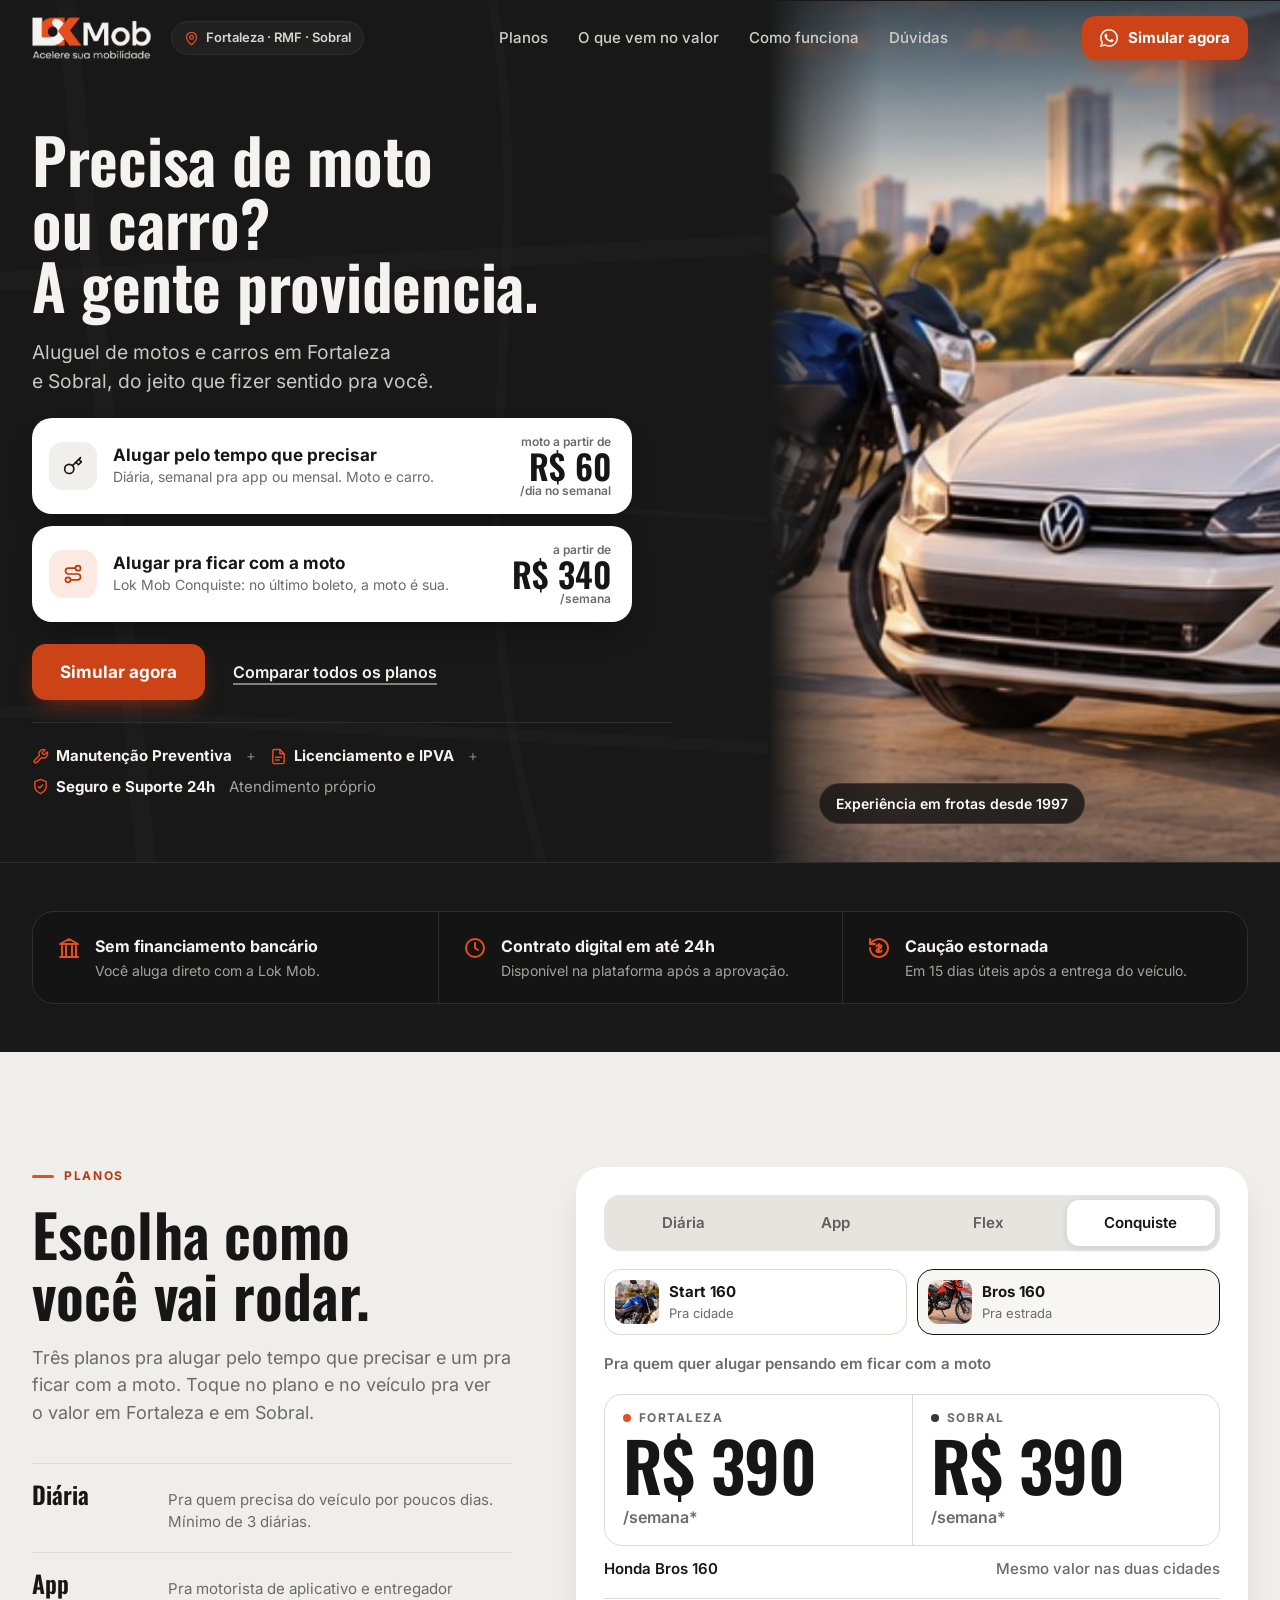
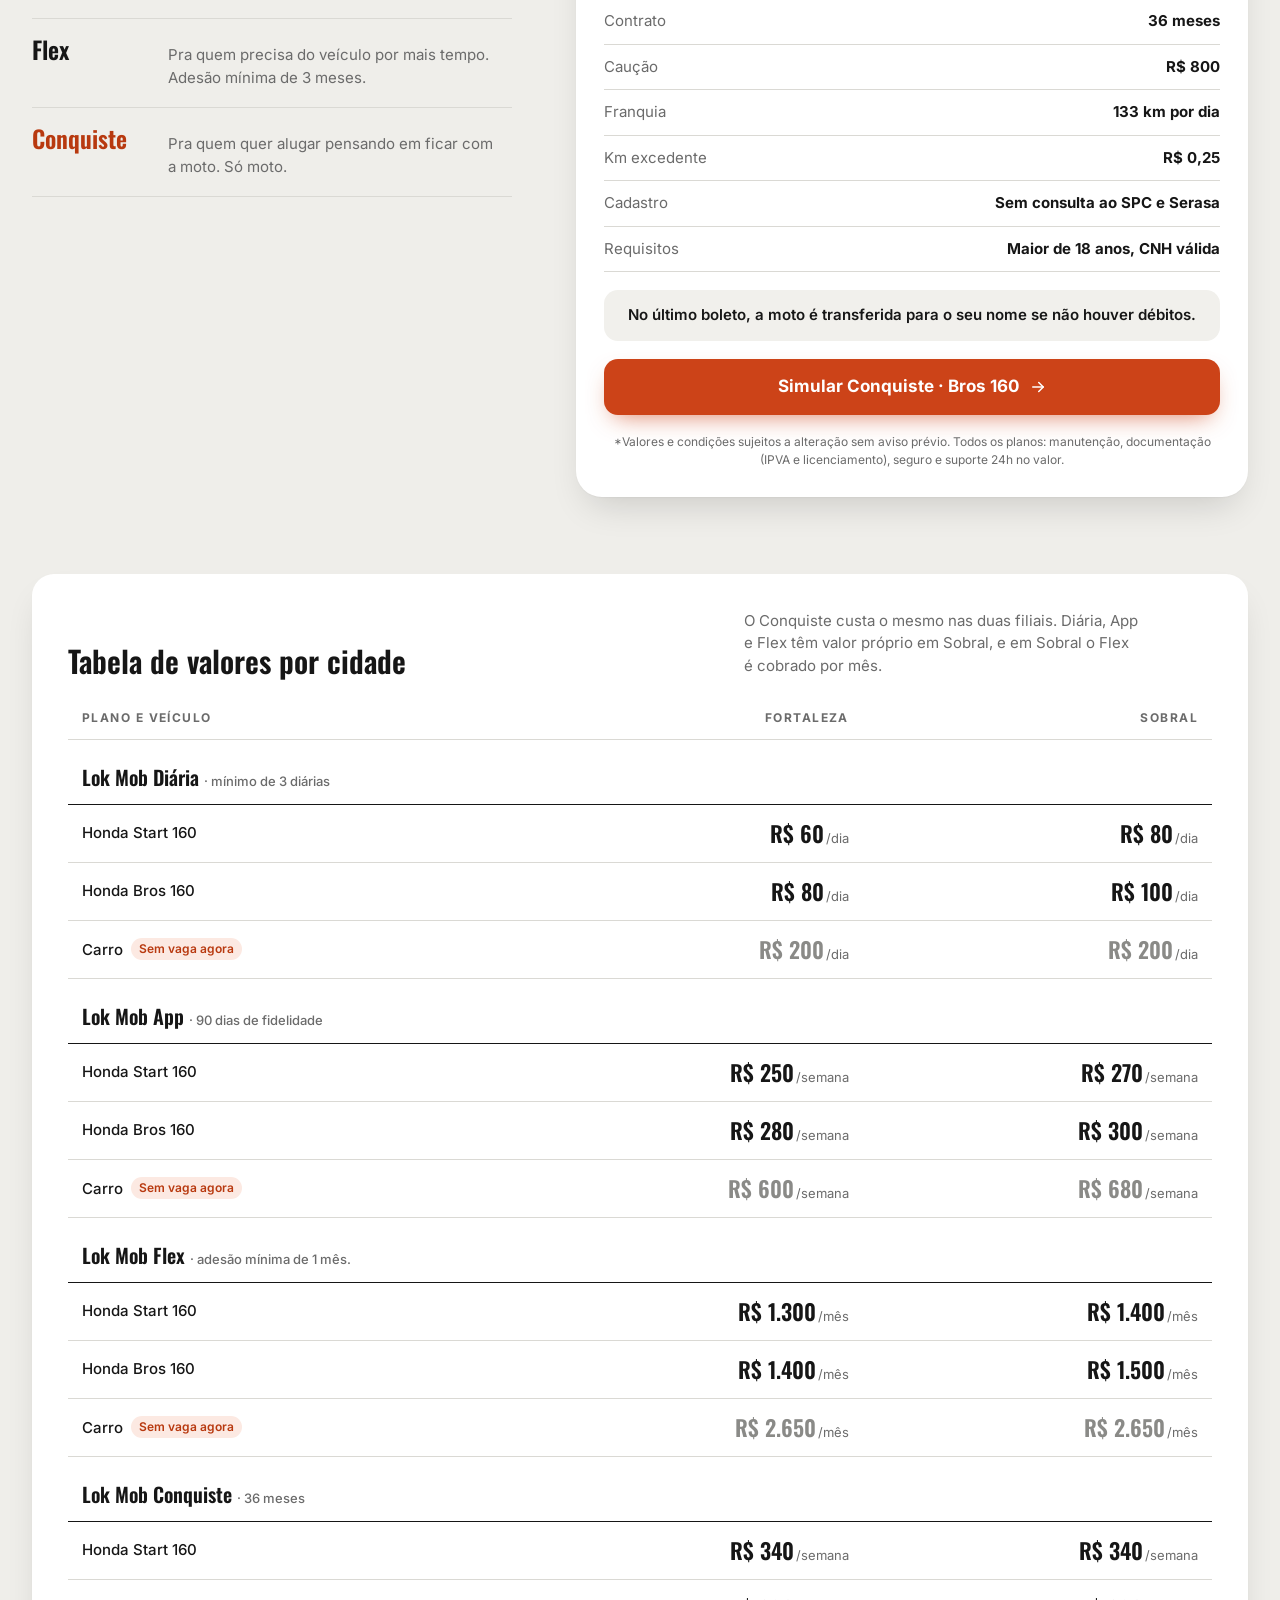
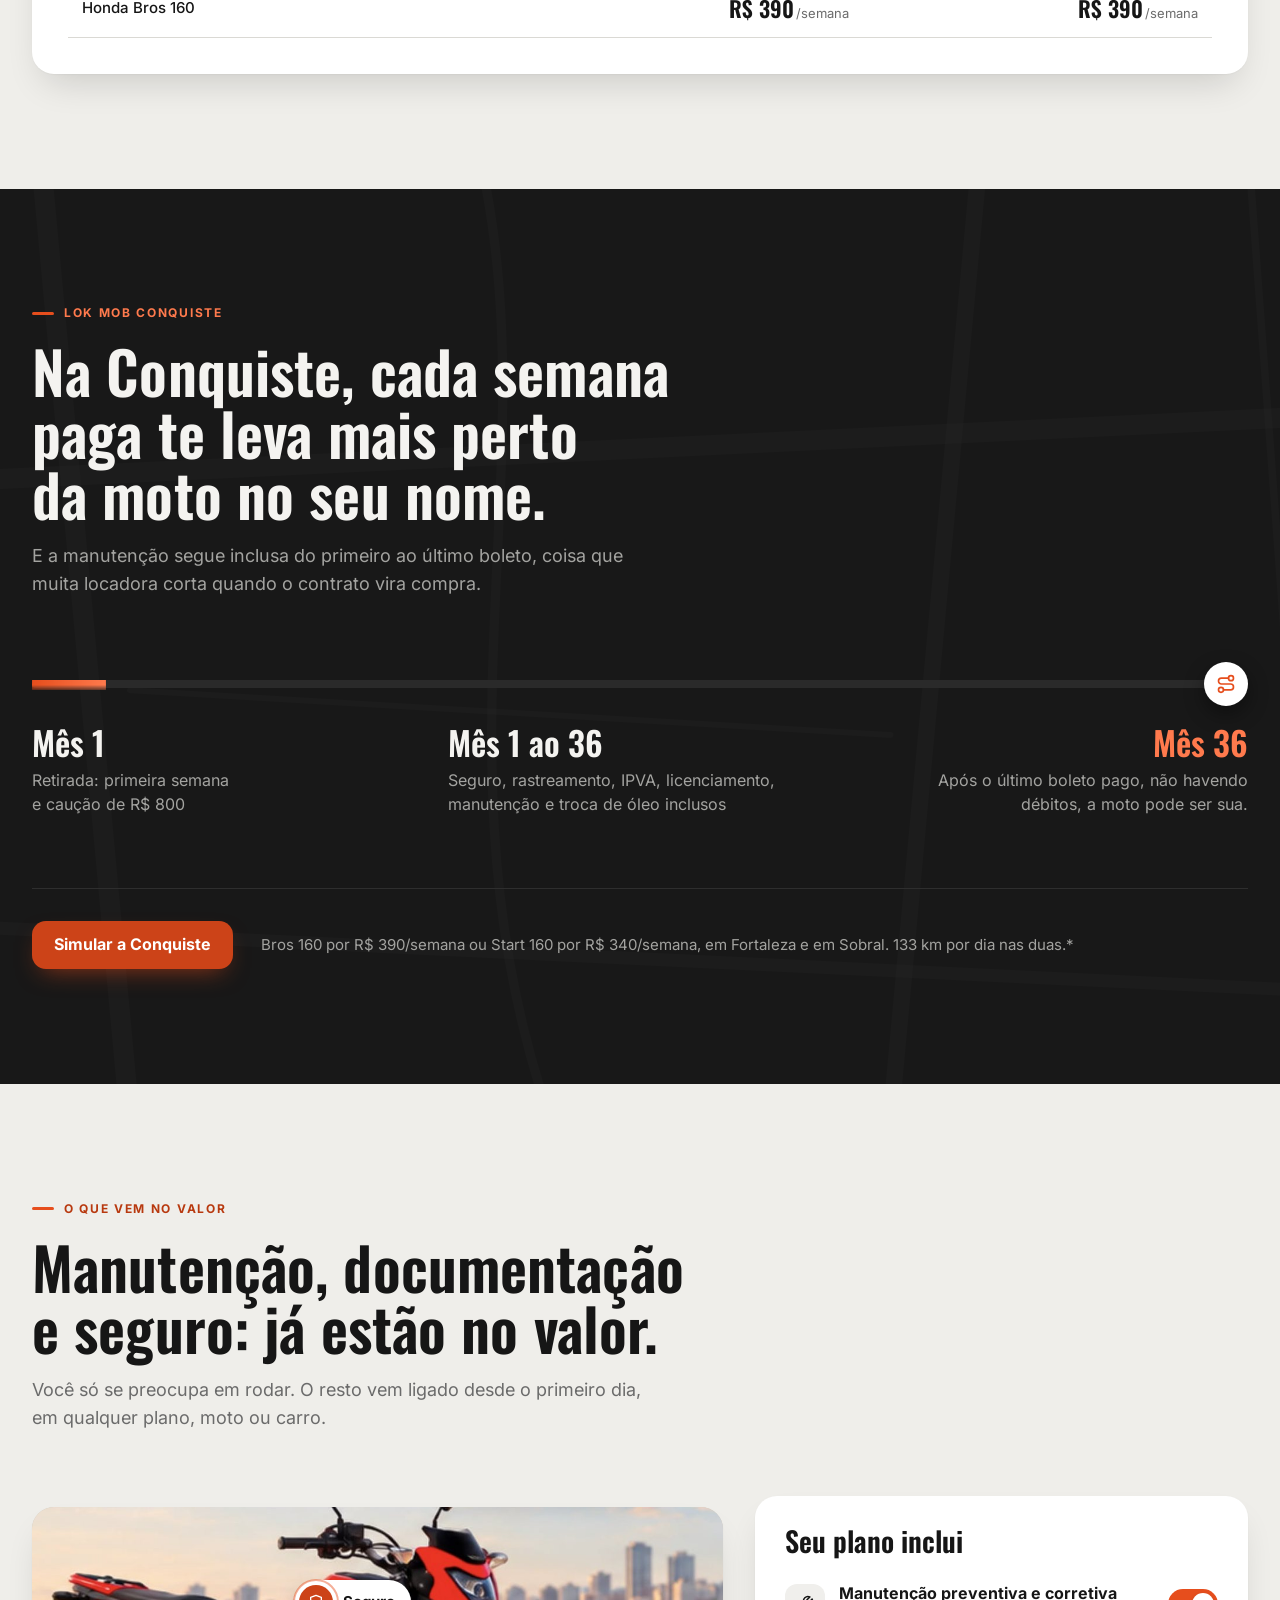
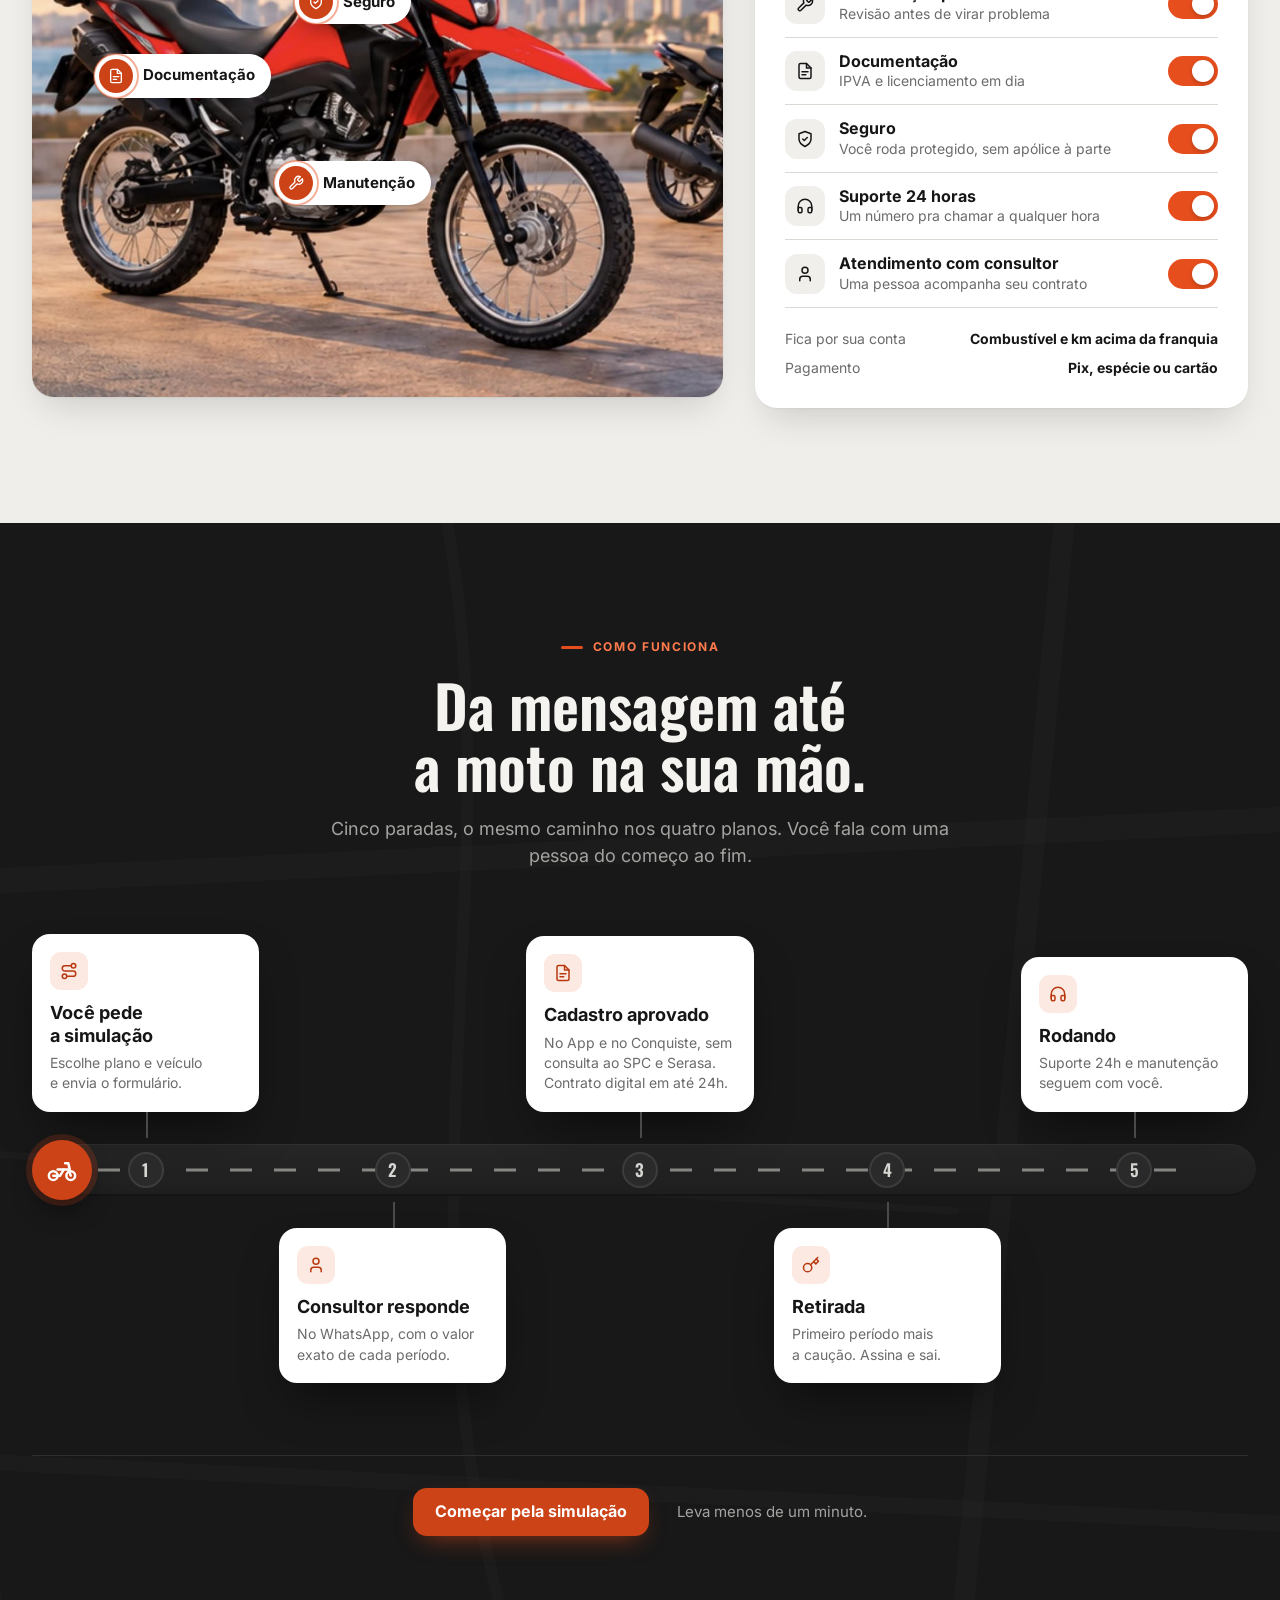
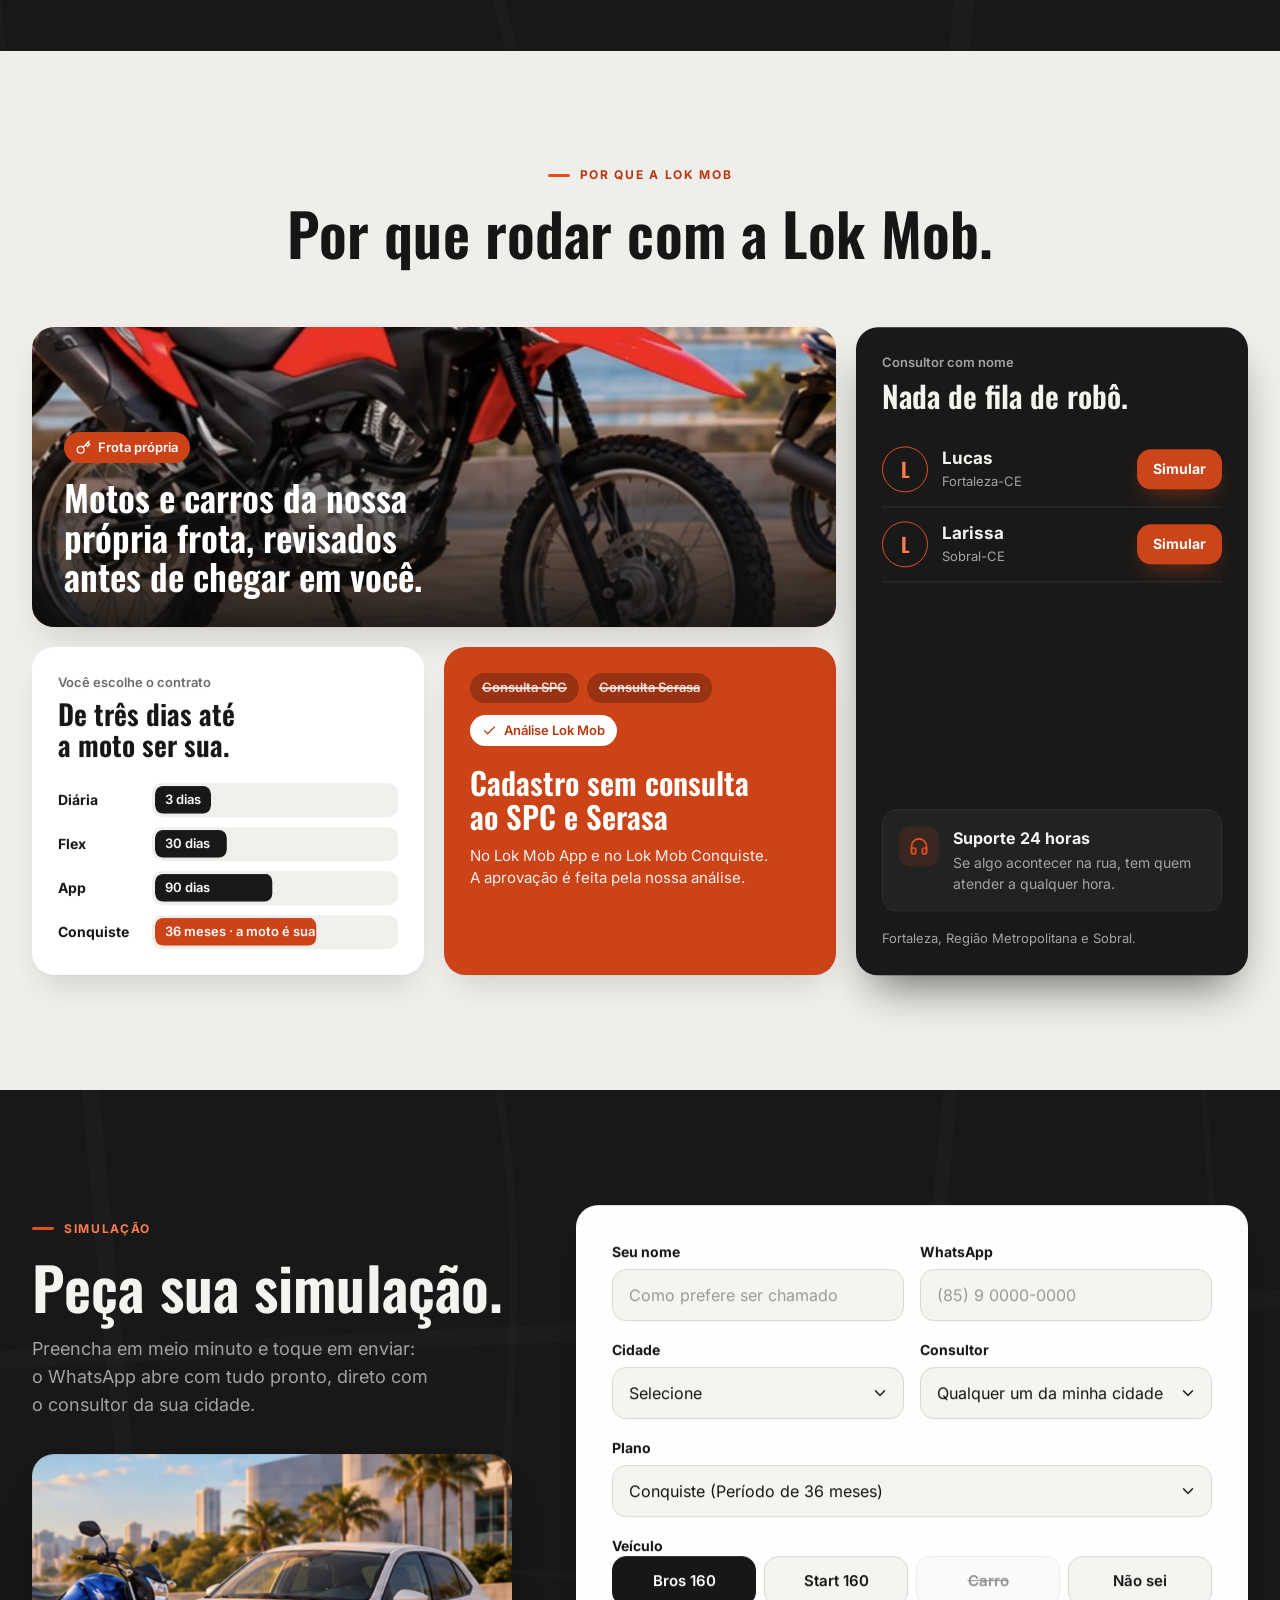
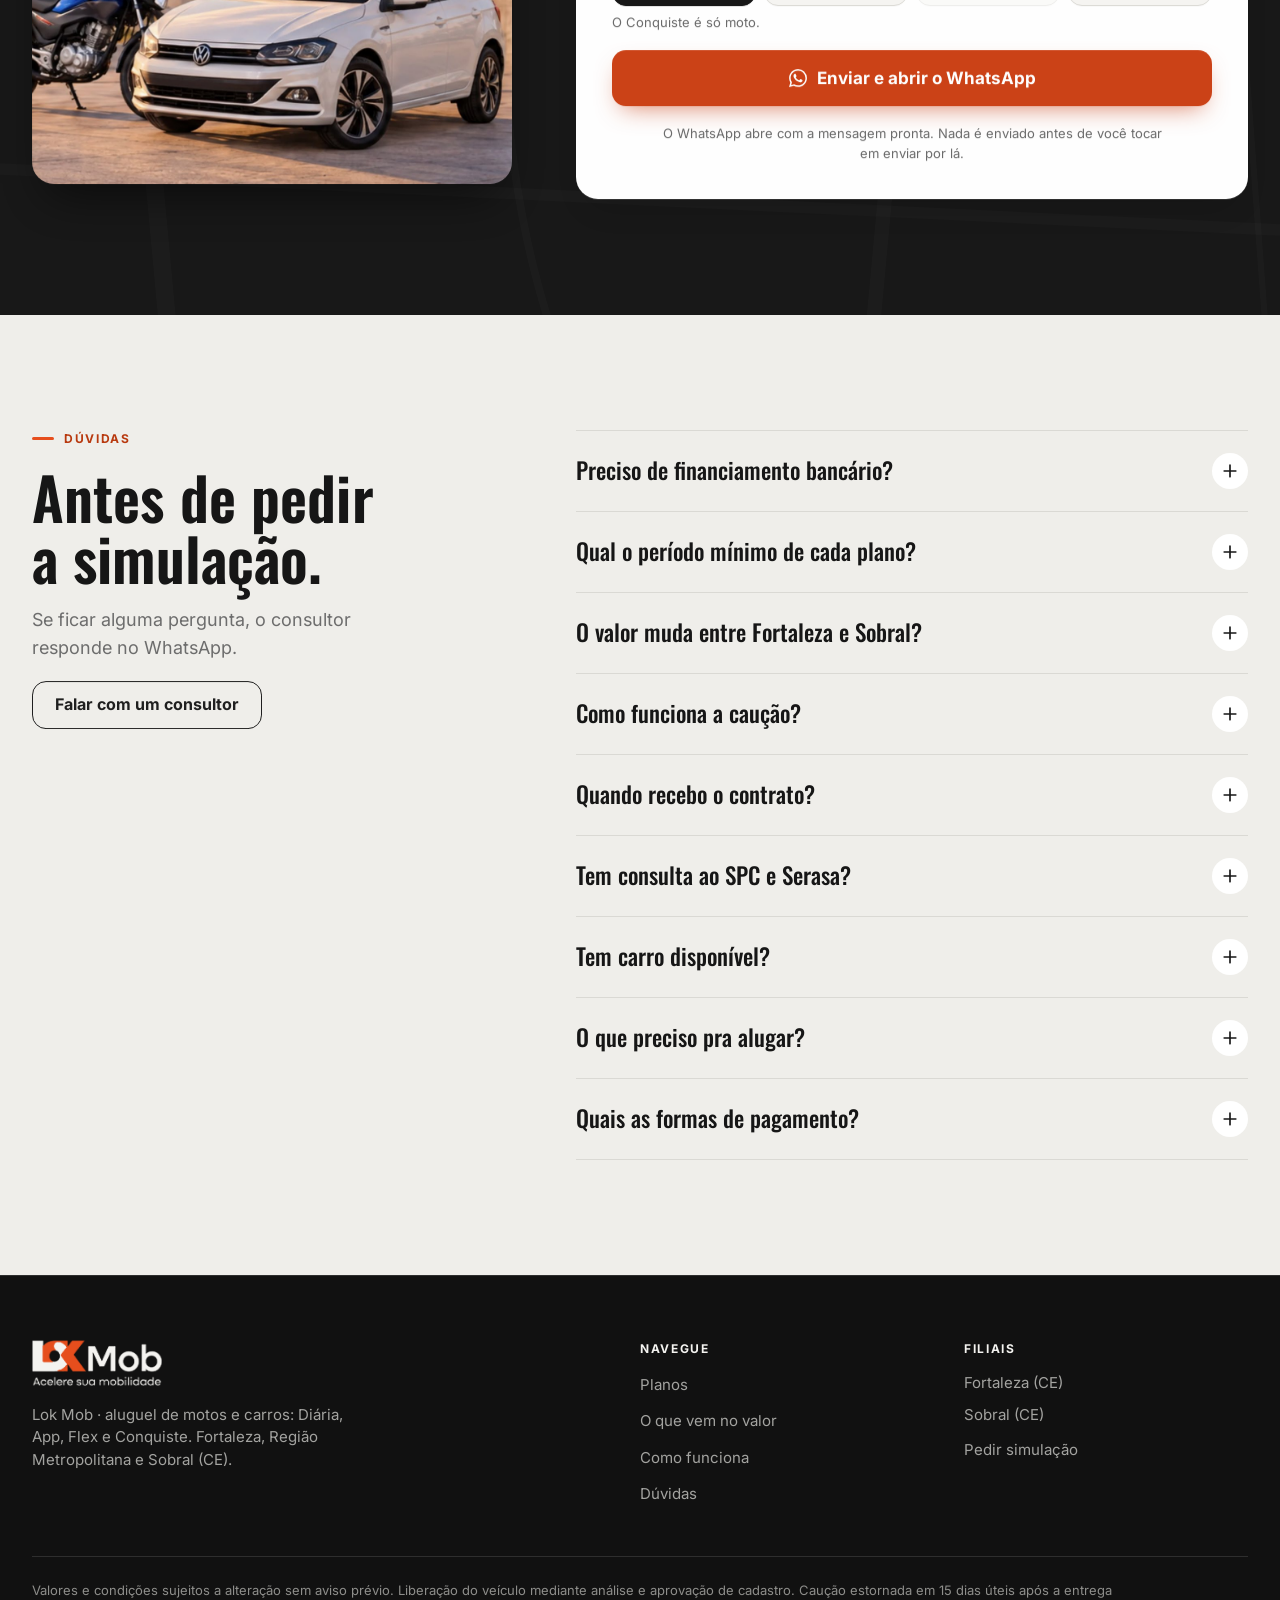
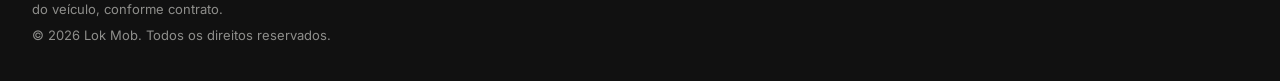
<file: site/index.html>
<!DOCTYPE html>
<html lang="pt-BR">
<head>
  <!-- Google Tag Manager -->
<script>(function(w,d,s,l,i){w[l]=w[l]||[];w[l].push({'gtm.start':
new Date().getTime(),event:'gtm.js'});var f=d.getElementsByTagName(s)[0],
j=d.createElement(s),dl=l!='dataLayer'?'&l='+l:'';j.async=true;j.src=
'https://www.googletagmanager.com/gtm.js?id='+i+dl;f.parentNode.insertBefore(j,f);
})(window,document,'script','dataLayer','GTM-PS3QLZ72');</script>
<!-- End Google Tag Manager -->
  <meta charset="UTF-8">
  <meta name="viewport" content="width=device-width, initial-scale=1, viewport-fit=cover">
  <title>Lok Mob · Aluguel de motos e carros em Fortaleza e Sobral</title>
  <meta name="description" content="Aluguel de motos e carros em Fortaleza, Região Metropolitana e Sobral. Planos Diária, App, Flex e Conquiste. Manutenção, documentação e seguro inclusos.">
  <meta name="theme-color" content="#181818">

  <meta property="og:type" content="website">
  <meta property="og:locale" content="pt_BR">
  <meta property="og:title" content="Lok Mob · Precisa de moto ou carro? A gente providencia.">
  <meta property="og:description" content="Planos Diária, App, Flex e Conquiste em Fortaleza, RMF e Sobral. Manutenção, documentação e seguro já inclusos.">
  <meta property="og:image" content="assets/img/og-image.jpg">

  <link rel="icon" type="image/png" href="assets/img/logo-on-light.png">

  <link rel="preload" href="assets/fonts/oswald-latin-600-normal.woff2" as="font" type="font/woff2" crossorigin>
  <link rel="preload" href="assets/fonts/inter-latin-400-normal.woff2" as="font" type="font/woff2" crossorigin>
  <link rel="preload" as="image" href="assets/img/frota-carro-moto.jpg">

  <script>
    /* Esconde os blocos animados só quando há movimento; se o JS falhar, tudo reaparece em 4s */
    (function (d) {
      if (window.matchMedia('(prefers-reduced-motion: reduce)').matches) return;
      d.classList.add('lm-js');
      setTimeout(function () { if (!d.classList.contains('lm-ready')) d.classList.remove('lm-js'); }, 4000);
    })(document.documentElement);
  </script>

  <link rel="stylesheet" href="assets/vendor/lenis.css">
  <link rel="stylesheet" href="assets/css/styles.css">
</head>
<body>

  <!-- Google Tag Manager -->
<script>(function(w,d,s,l,i){w[l]=w[l]||[];w[l].push({'gtm.start':
new Date().getTime(),event:'gtm.js'});var f=d.getElementsByTagName(s)[0],
j=d.createElement(s),dl=l!='dataLayer'?'&l='+l:'';j.async=true;j.src=
'https://www.googletagmanager.com/gtm.js?id='+i+dl;f.parentNode.insertBefore(j,f);
})(window,document,'script','dataLayer','GTM-PS3QLZ72');</script>
<!-- End Google Tag Manager -->
  
  <!-- Sprite de ícones (traço 2px, cantos arredondados) -->
  <svg class="lm-sprite" aria-hidden="true" focusable="false">
    <symbol id="i-pin" viewBox="0 0 24 24"><path d="M20 10c0 6-8 12-8 12s-8-6-8-12a8 8 0 0 1 16 0Z"/><circle cx="12" cy="10" r="3"/></symbol>
    <symbol id="i-key" viewBox="0 0 24 24"><circle cx="7.5" cy="15.5" r="5.5"/><path d="m21 2-9.6 9.6"/><path d="m15.5 7.5 3 3L22 7l-3-3"/></symbol>
    <symbol id="i-route" viewBox="0 0 24 24"><circle cx="6" cy="19" r="3"/><path d="M9 19h8.5a3.5 3.5 0 0 0 0-7h-11a3.5 3.5 0 0 1 0-7H15"/><circle cx="18" cy="5" r="3"/></symbol>
    <symbol id="i-wrench" viewBox="0 0 24 24"><path d="M14.7 6.3a1 1 0 0 0 0 1.4l1.6 1.6a1 1 0 0 0 1.4 0l3.77-3.77a6 6 0 0 1-7.94 7.94l-6.91 6.91a2.12 2.12 0 0 1-3-3l6.91-6.91a6 6 0 0 1 7.94-7.94l-3.76 3.76z"/></symbol>
    <symbol id="i-doc" viewBox="0 0 24 24"><path d="M14 2H6a2 2 0 0 0-2 2v16a2 2 0 0 0 2 2h12a2 2 0 0 0 2-2V8z"/><path d="M14 2v6h6"/><path d="M8 13h8M8 17h5"/></symbol>
    <symbol id="i-shield" viewBox="0 0 24 24"><path d="M12 22s8-4 8-10V5l-8-3-8 3v7c0 6 8 10 8 10z"/><path d="m9 12 2 2 4-4"/></symbol>
    <symbol id="i-headset" viewBox="0 0 24 24"><path d="M3 18v-6a9 9 0 0 1 18 0v6"/><path d="M21 19a2 2 0 0 1-2 2h-1a2 2 0 0 1-2-2v-3a2 2 0 0 1 2-2h3zM3 19a2 2 0 0 0 2 2h1a2 2 0 0 0 2-2v-3a2 2 0 0 0-2-2H3z"/></symbol>
    <symbol id="i-user" viewBox="0 0 24 24"><path d="M19 21v-2a4 4 0 0 0-4-4H9a4 4 0 0 0-4 4v2"/><circle cx="12" cy="7" r="4"/></symbol>
    <symbol id="i-check" viewBox="0 0 24 24"><path d="M20 6 9 17l-5-5"/></symbol>
    <symbol id="i-moto" viewBox="0 0 24 24"><circle cx="5" cy="16.5" r="3.5"/><circle cx="19" cy="16.5" r="3.5"/><path d="M5 16.5h5.5l3-5H17l2 5"/><path d="M8.5 11.5h5"/><path d="M14.5 6.5H17l1.2 5"/></symbol>
    <symbol id="i-arrow" viewBox="0 0 24 24"><path d="M5 12h14"/><path d="m13 6 6 6-6 6"/></symbol>
    <symbol id="i-plus" viewBox="0 0 24 24"><path d="M12 5v14M5 12h14"/></symbol>
    <symbol id="i-bank" viewBox="0 0 24 24"><path d="M3 21h18M5 21V10M19 21V10M9 21V10M15 21V10"/><path d="m12 3 9 5H3z"/></symbol>
    <symbol id="i-clock" viewBox="0 0 24 24"><circle cx="12" cy="12" r="9"/><path d="M12 7v5l3 2"/></symbol>
    <symbol id="i-refund" viewBox="0 0 24 24"><path d="M3 12a9 9 0 1 0 3-6.7L3 8"/><path d="M3 3v5h5"/><path d="M12 8v8M9.5 10.5c0-1 1.1-1.5 2.5-1.5s2.5.6 2.5 1.6c0 2.4-5 1.3-5 3.8 0 1 1.1 1.6 2.5 1.6s2.5-.5 2.5-1.5"/></symbol>
    <symbol id="i-close" viewBox="0 0 24 24"><path d="M18 6 6 18M6 6l12 12"/></symbol>
    <symbol id="i-whatsapp" viewBox="0 0 24 24"><path fill="currentColor" stroke="none" d="M17.47 14.38c-.3-.15-1.76-.87-2.03-.97-.27-.1-.47-.15-.67.15-.2.3-.77.97-.94 1.16-.17.2-.35.22-.64.08-.3-.15-1.26-.46-2.39-1.48-.88-.79-1.48-1.76-1.65-2.06-.17-.3-.02-.46.13-.6.13-.14.3-.35.45-.52.15-.18.2-.3.3-.5.1-.2.05-.37-.03-.52-.07-.15-.67-1.61-.91-2.2-.24-.58-.49-.5-.67-.51h-.57c-.2 0-.52.07-.8.37-.27.3-1.04 1.02-1.04 2.48s1.07 2.88 1.21 3.07c.15.2 2.1 3.2 5.08 4.49.71.3 1.26.49 1.7.63.71.22 1.36.19 1.87.12.57-.09 1.76-.72 2-1.42.25-.7.25-1.29.18-1.41-.08-.13-.27-.2-.57-.35m-5.42 7.4h-.01a9.87 9.87 0 0 1-5.03-1.38l-.36-.21-3.74.98 1-3.65-.24-.37a9.86 9.86 0 0 1-1.51-5.26c0-5.45 4.44-9.88 9.89-9.88 2.64 0 5.12 1.03 6.99 2.9a9.82 9.82 0 0 1 2.89 6.99c0 5.45-4.44 9.88-9.88 9.88m8.41-18.3A11.8 11.8 0 0 0 12.05 0C5.5 0 .16 5.34.16 11.89c0 2.1.55 4.14 1.59 5.95L0 24l6.33-1.66a11.9 11.9 0 0 0 5.71 1.46h.01c6.55 0 11.89-5.34 11.89-11.89a11.82 11.82 0 0 0-3.48-8.41Z"/></symbol>
  </svg>

  <a class="lm-skip" href="#conteudo">Pular para o conteúdo</a>

  <!-- =====================================================================
       HEADER
  ====================================================================== -->
  <header class="lm-header" data-header>
    <div class="lm-wrap lm-header__inner">
      <div class="lm-header__brand">
        <a href="#topo" class="lm-logo" aria-label="Lok Mob, voltar ao início">
          <img src="assets/img/logo-on-dark.png" alt="Lok Mob · Acelere sua mobilidade" width="595" height="210">
        </a>
        <span class="lm-chip lm-chip--dark lm-header__cities">
          <svg class="lm-ico lm-ico--accent" aria-hidden="true"><use href="#i-pin"/></svg>
          Fortaleza · RMF · Sobral
        </span>
      </div>

      <nav class="lm-header__nav" aria-label="Principal">
        <a href="#planos">Planos</a>
        <a href="#incluso">O que vem no valor</a>
        <a href="#como-funciona">Como funciona</a>
        <a href="#duvidas">Dúvidas</a>
      </nav>

      <a href="#simulacao" class="lm-btn lm-btn--primary lm-btn--sm lm-cta" data-cta="header-simular">
        <svg class="lm-ico" aria-hidden="true"><use href="#i-whatsapp"/></svg>
        <span>Simular agora</span>
      </a>
    </div>
  </header>

  <main id="conteudo">

    <!-- ===================================================================
         HERO
    ==================================================================== -->
    <section class="lm-hero lm-dark lm-map" id="topo">
      <figure class="lm-hero__media" data-hero-media>
        <img src="assets/img/frota-carro-moto.jpg" alt="Carro hatch branco e moto azul da frota Lok Mob estacionados ao pôr do sol" width="1182" height="876" fetchpriority="high">
        <span class="lm-hero__curtain" aria-hidden="true" data-hero-curtain></span>
        <figcaption class="lm-badge">Experiência em frotas desde 1997</figcaption>
      </figure>

      <div class="lm-wrap lm-hero__grid">
        <div class="lm-hero__copy">
          <h1 class="lm-hero__title" data-split>Precisa de moto ou carro? A gente providencia.</h1>
          <p class="lm-hero__lead" data-hero-fade>Aluguel de motos e carros em Fortaleza e Sobral, do jeito que fizer sentido pra você.</p>

          <div class="lm-offers" data-hero-fade>
            <a href="#planos" class="lm-offer lm-cta" data-cta="hero-oferta-alugar" data-goto-plan="app" data-goto-vehicle="start">
              <span class="lm-offer__icon"><svg class="lm-ico" aria-hidden="true"><use href="#i-key"/></svg></span>
              <span class="lm-offer__text">
                <strong>Alugar pelo tempo que precisar</strong>
                <span>Diária, semanal pra app ou mensal. Moto e carro.</span>
              </span>
              <span class="lm-offer__price">
                <small>moto a partir de</small>
                <b>R$ 60</b>
                <small>/dia no semanal</small>
              </span>
            </a>
            <a href="#planos" class="lm-offer lm-offer--accent lm-cta" data-cta="hero-oferta-conquiste" data-goto-plan="conquiste" data-goto-vehicle="start">
              <span class="lm-offer__icon"><svg class="lm-ico" aria-hidden="true"><use href="#i-route"/></svg></span>
              <span class="lm-offer__text">
                <strong>Alugar pra ficar com a moto</strong>
                <span>Lok Mob Conquiste: no último boleto, a moto é sua.</span>
              </span>
              <span class="lm-offer__price">
                <small>a partir de</small>
                <b>R$ 340</b>
                <small>/semana</small>
              </span>
            </a>
          </div>

          <div class="lm-hero__actions" data-hero-fade>
            <a href="#simulacao" class="lm-btn lm-btn--primary lm-btn--lg lm-cta" data-cta="hero-simular">Simular agora</a>
            <a href="#planos" class="lm-link lm-cta" data-cta="hero-comparar-planos">Comparar todos os planos</a>
          </div>

          <div class="lm-hero__included" data-hero-fade>
            <span><svg class="lm-ico lm-ico--accent" aria-hidden="true"><use href="#i-wrench"/></svg><b>Manutenção Preventiva</b></span>
            <span class="lm-plus" aria-hidden="true">+</span>
            <span><svg class="lm-ico lm-ico--accent" aria-hidden="true"><use href="#i-doc"/></svg><b>Licenciamento e IPVA</b></span>
            <span class="lm-plus" aria-hidden="true">+</span>
            <span><svg class="lm-ico lm-ico--accent" aria-hidden="true"><use href="#i-shield"/></svg><b>Seguro e Suporte 24h</b></span>
            <span class="lm-muted">Atendimento próprio</span>
          </div>
        </div>
      </div>
    </section>

    <!-- Faixa de diferenciais do contexto do cliente -->
    <section class="lm-factsband lm-dark" aria-label="Diferenciais Lok Mob">
      <div class="lm-wrap">
        <ul class="lm-facts" role="list" data-reveal>
          <li><svg class="lm-ico" aria-hidden="true"><use href="#i-bank"/></svg><span><b>Sem financiamento bancário</b>Você aluga direto com a Lok Mob.</span></li>
          <li><svg class="lm-ico" aria-hidden="true"><use href="#i-clock"/></svg><span><b>Contrato digital em até 24h</b>Disponível na plataforma após a aprovação.</span></li>
          <li><svg class="lm-ico" aria-hidden="true"><use href="#i-refund"/></svg><span><b>Caução estornada</b>Em 15 dias úteis após a entrega do veículo.</span></li>
        </ul>
      </div>
    </section>

    <!-- ===================================================================
         PLANOS · COMPARADOR
    ==================================================================== -->
    <section class="lm-section lm-light" id="planos" aria-labelledby="planos-title">
      <div class="lm-wrap lm-plans">
        <div class="lm-plans__intro">
          <span class="lm-tag" data-reveal>Planos</span>
          <h2 class="lm-h2" id="planos-title" data-reveal>Escolha como você vai rodar.</h2>
          <p class="lm-sub" data-reveal>Três planos pra alugar pelo tempo que precisar e um pra ficar com a moto. Toque no plano e no veículo pra ver o valor em Fortaleza e em Sobral.</p>

          <ul class="lm-planlist" role="list" data-reveal-list>
            <li><button type="button" class="lm-cta" data-cta="lista-plano-diaria" data-goto-plan="diaria"><b>Diária</b><span>Pra quem precisa do veículo por poucos dias. Mínimo de 3 diárias.</span></button></li>
            <li><button type="button" class="lm-cta" data-cta="lista-plano-app" data-goto-plan="app"><b>App</b><span>Pra motorista de aplicativo e entregador</span></button></li>
            <li><button type="button" class="lm-cta" data-cta="lista-plano-flex" data-goto-plan="flex"><b>Flex</b><span>Pra quem precisa do veículo por mais tempo. Adesão mínima de 3 meses.</span></button></li>
            <li><button type="button" class="lm-cta" data-cta="lista-plano-conquiste" data-goto-plan="conquiste"><b>Conquiste</b><span>Pra quem quer alugar pensando em ficar com a moto. Só moto.</span></button></li>
          </ul>
        </div>

        <div class="lm-config" data-reveal-card>
          <div class="lm-tabs" role="tablist" aria-label="Planos Lok Mob" data-tabs>
            <button type="button" role="tab" id="tab-diaria" aria-controls="plan-panel" aria-selected="false" tabindex="-1" data-plan="diaria">Diária</button>
            <button type="button" role="tab" id="tab-app" aria-controls="plan-panel" aria-selected="false" tabindex="-1" data-plan="app">App</button>
            <button type="button" role="tab" id="tab-flex" aria-controls="plan-panel" aria-selected="false" tabindex="-1" data-plan="flex">Flex</button>
            <button type="button" role="tab" id="tab-conquiste" aria-controls="plan-panel" aria-selected="true" tabindex="0" data-plan="conquiste">Conquiste</button>
          </div>

          <div id="plan-panel" role="tabpanel" aria-labelledby="tab-conquiste" class="lm-config__panel">
            <div class="lm-vehicles" role="radiogroup" aria-label="Veículo" data-vehicles>
              <!-- renderizado pelo main.js a partir de LM_DATA -->
            </div>

            <p class="lm-config__desc" data-f="description">Pra quem quer alugar pensando em ficar com a moto</p>

            <div class="lm-prices" aria-live="polite">
              <div class="lm-price">
                <span class="lm-price__city">Fortaleza</span>
                <span class="lm-price__value"><b data-f="price-fortaleza">R$ 390</b><small data-f="unit">/semana*</small></span>
              </div>
              <div class="lm-price">
                <span class="lm-price__city">Sobral</span>
                <span class="lm-price__value"><b data-f="price-sobral">R$ 390</b><small data-f="unit-sobral">/semana*</small></span>
              </div>
            </div>
            <p class="lm-config__model"><span data-f="model">Honda Bros 160</span><span class="lm-config__same" data-f="same">Mesmo valor nas duas cidades</span></p>

            <div class="lm-waitlist" data-f="waitlist" hidden>
              <svg class="lm-ico" aria-hidden="true"><use href="#i-clock"/></svg>
              <p><b>Carros sem vaga no momento.</b> Toda a frota de carros está em contrato. Deixe seu contato e o consultor avisa quando abrir vaga.</p>
            </div>

            <dl class="lm-specs">
              <div><dt>Contrato</dt><dd data-f="contract">36 meses</dd></div>
              <div><dt>Caução</dt><dd data-f="deposit">R$ 800</dd></div>
              <div><dt>Franquia</dt><dd data-f="mileage">133 km por dia</dd></div>
              <div><dt>Km excedente</dt><dd data-f="overkm">R$ 0,25</dd></div>
              <div><dt>Cadastro</dt><dd data-f="credit">Sem consulta ao SPC e Serasa</dd></div>
              <div><dt>Requisitos</dt><dd data-f="reqs">Maior de 18 anos, CNH válida</dd></div>
            </dl>

            <p class="lm-config__banner" data-f="banner">No último boleto, a moto é transferida para o seu nome.</p>

            <button type="button" class="lm-btn lm-btn--primary lm-btn--block lm-btn--lg lm-cta" data-cta="comparador-simular" data-config-cta>
              <span data-f="cta">Simular Conquiste · Bros 160</span>
              <svg class="lm-ico" aria-hidden="true"><use href="#i-arrow"/></svg>
            </button>
            <p class="lm-legal lm-legal--center">*Valores e condições sujeitos a alteração sem aviso prévio. Todos os planos: manutenção, documentação (IPVA e licenciamento), seguro e suporte 24h no valor.</p>
          </div>
        </div>
      </div>

      <!-- Tabela completa por cidade -->
      <div class="lm-wrap">
        <div class="lm-pricetable" data-reveal>
          <div class="lm-pricetable__head">
            <h3>Tabela de valores por cidade</h3>
            <p>O Conquiste custa o mesmo nas duas filiais. Diária, App e Flex têm valor próprio em Sobral, e em Sobral o Flex é cobrado por mês.</p>
          </div>
          <div class="lm-pricetable__scroll">
            <table>
              <caption class="lm-sr">Valores de cada plano e veículo em Fortaleza e em Sobral</caption>
              <thead>
                <tr><th scope="col">Plano e veículo</th><th scope="col">Fortaleza</th><th scope="col">Sobral</th></tr>
              </thead>
              <tbody data-pricetable></tbody>
            </table>
          </div>
        </div>
      </div>
    </section>

    <!-- ===================================================================
         JORNADA CONQUISTE
    ==================================================================== -->
    <section class="lm-section lm-dark lm-map" aria-labelledby="jornada-title">
      <div class="lm-wrap">
        <div class="lm-head">
          <span class="lm-tag lm-tag--on-dark" data-reveal>Lok Mob Conquiste</span>
          <h2 class="lm-h2" id="jornada-title" data-reveal>Na Conquiste, cada semana paga te leva mais perto da moto no seu nome.</h2>
          <p class="lm-sub" data-reveal>E a manutenção segue inclusa do primeiro ao último boleto, coisa que muita locadora corta quando o contrato vira compra.</p>
        </div>

        <div class="lm-journey" data-journey>
          <div class="lm-journey__track" aria-hidden="true">
            <span class="lm-journey__fill" data-journey-fill></span>
            <span class="lm-journey__end"><svg class="lm-ico"><use href="#i-route"/></svg></span>
          </div>
          <ol class="lm-journey__steps" role="list">
            <li data-journey-step>
              <h3>Mês 1</h3>
              <p>Retirada: primeira semana e caução de R$ 800</p>
            </li>
            <li data-journey-step>
              <h3>Mês 1 ao 36</h3>
              <p>Seguro, rastreamento, IPVA, licenciamento, manutenção e troca de óleo inclusos</p>
            </li>
            <li data-journey-step class="is-goal">
              <h3>Mês 36</h3>
              <p>Após o último boleto pago, não havendo débitos, a moto pode ser sua.</p>
            </li>
          </ol>
        </div>

        <div class="lm-rowcta" data-reveal>
          <a href="#simulacao" class="lm-btn lm-btn--primary lm-cta" data-cta="jornada-simular-conquiste" data-prefill-plan="conquiste" data-prefill-vehicle="bros">Simular a Conquiste</a>
          <p>Bros 160 por R$ 390/semana ou Start 160 por R$ 340/semana, em Fortaleza e em Sobral. 133 km por dia nas duas.*</p>
        </div>
      </div>
    </section>

    <!-- ===================================================================
         O QUE VEM NO VALOR
    ==================================================================== -->
    <section class="lm-section lm-light" id="incluso" aria-labelledby="incluso-title">
      <div class="lm-wrap">
        <div class="lm-head">
          <span class="lm-tag" data-reveal>O que vem no valor</span>
          <h2 class="lm-h2" id="incluso-title" data-reveal>Manutenção, documentação e seguro: já estão no valor.</h2>
          <p class="lm-sub" data-reveal>Você só se preocupa em rodar. O resto vem ligado desde o primeiro dia, em qualquer plano, moto ou carro.</p>
        </div>

        <div class="lm-included">
          <figure class="lm-included__media" data-reveal-card>
            <img src="assets/img/bros-orla.jpg" alt="Honda Bros 160 vermelha estacionada na orla, com prédios ao fundo" width="1178" height="836" loading="lazy">
            <span class="lm-pin" style="--x:9%; --y:30%" data-pin><span class="lm-pin__dot"><svg class="lm-ico" aria-hidden="true"><use href="#i-doc"/></svg></span>Documentação</span>
            <span class="lm-pin" style="--x:38%; --y:15%" data-pin><span class="lm-pin__dot"><svg class="lm-ico" aria-hidden="true"><use href="#i-shield"/></svg></span>Seguro</span>
            <span class="lm-pin" style="--x:35%; --y:52%" data-pin><span class="lm-pin__dot"><svg class="lm-ico" aria-hidden="true"><use href="#i-wrench"/></svg></span>Manutenção</span>
          </figure>

          <div class="lm-card lm-includes" data-reveal-card>
            <h3>Seu plano inclui</h3>
            <ul role="list">
              <li><span class="lm-includes__icon"><svg class="lm-ico" aria-hidden="true"><use href="#i-wrench"/></svg></span><span><b>Manutenção preventiva e corretiva</b>Revisão antes de virar problema</span><span class="lm-switch" aria-hidden="true"></span></li>
              <li><span class="lm-includes__icon"><svg class="lm-ico" aria-hidden="true"><use href="#i-doc"/></svg></span><span><b>Documentação</b>IPVA e licenciamento em dia</span><span class="lm-switch" aria-hidden="true"></span></li>
              <li><span class="lm-includes__icon"><svg class="lm-ico" aria-hidden="true"><use href="#i-shield"/></svg></span><span><b>Seguro</b>Você roda protegido, sem apólice à parte</span><span class="lm-switch" aria-hidden="true"></span></li>
              <li><span class="lm-includes__icon"><svg class="lm-ico" aria-hidden="true"><use href="#i-headset"/></svg></span><span><b>Suporte 24 horas</b>Um número pra chamar a qualquer hora</span><span class="lm-switch" aria-hidden="true"></span></li>
              <li><span class="lm-includes__icon"><svg class="lm-ico" aria-hidden="true"><use href="#i-user"/></svg></span><span><b>Atendimento com consultor</b>Uma pessoa acompanha seu contrato</span><span class="lm-switch" aria-hidden="true"></span></li>
            </ul>
            <dl class="lm-includes__foot">
              <div><dt>Fica por sua conta</dt><dd>Combustível e km acima da franquia</dd></div>
              <div><dt>Pagamento</dt><dd>Pix, espécie ou cartão</dd></div>
            </dl>
          </div>
        </div>
      </div>
    </section>

    <!-- ===================================================================
         COMO FUNCIONA · ESTRADA
    ==================================================================== -->
    <section class="lm-section lm-dark lm-map" id="como-funciona" aria-labelledby="como-title">
      <div class="lm-wrap">
        <div class="lm-head lm-head--center">
          <span class="lm-tag lm-tag--on-dark" data-reveal>Como funciona</span>
          <h2 class="lm-h2" id="como-title" data-reveal>Da mensagem até a moto na sua mão.</h2>
          <p class="lm-sub" data-reveal>Cinco paradas, o mesmo caminho nos quatro planos. Você fala com uma pessoa do começo ao fim.</p>
        </div>

        <div class="lm-route" data-route>
          <div class="road-track" aria-hidden="true">
            <span class="road-track__fill" data-road-fill></span>
            <span class="road-track__rider" data-road-rider><svg class="lm-ico"><use href="#i-moto"/></svg></span>
          </div>
          <ol class="lm-route__list">
            <li class="lm-route__step" style="--i:1">
              <span class="lm-route__node" aria-hidden="true">1</span>
              <article class="lm-route__card">
                <span class="lm-route__icon"><svg class="lm-ico" aria-hidden="true"><use href="#i-route"/></svg></span>
                <h3><span class="lm-sr">Passo 1: </span>Você pede a simulação</h3>
                <p>Escolhe plano e veículo e envia o formulário.</p>
              </article>
            </li>
            <li class="lm-route__step" style="--i:2">
              <span class="lm-route__node" aria-hidden="true">2</span>
              <article class="lm-route__card">
                <span class="lm-route__icon"><svg class="lm-ico" aria-hidden="true"><use href="#i-user"/></svg></span>
                <h3><span class="lm-sr">Passo 2: </span>Consultor responde</h3>
                <p>No WhatsApp, com o valor exato de cada período.</p>
              </article>
            </li>
            <li class="lm-route__step" style="--i:3">
              <span class="lm-route__node" aria-hidden="true">3</span>
              <article class="lm-route__card">
                <span class="lm-route__icon"><svg class="lm-ico" aria-hidden="true"><use href="#i-doc"/></svg></span>
                <h3><span class="lm-sr">Passo 3: </span>Cadastro aprovado</h3>
                <p>No App e no Conquiste, sem consulta ao SPC e Serasa. Contrato digital em até 24h.</p>
              </article>
            </li>
            <li class="lm-route__step" style="--i:4">
              <span class="lm-route__node" aria-hidden="true">4</span>
              <article class="lm-route__card">
                <span class="lm-route__icon"><svg class="lm-ico" aria-hidden="true"><use href="#i-key"/></svg></span>
                <h3><span class="lm-sr">Passo 4: </span>Retirada</h3>
                <p>Primeiro período mais a caução. Assina e sai.</p>
              </article>
            </li>
            <li class="lm-route__step" style="--i:5">
              <span class="lm-route__node" aria-hidden="true">5</span>
              <article class="lm-route__card">
                <span class="lm-route__icon"><svg class="lm-ico" aria-hidden="true"><use href="#i-headset"/></svg></span>
                <h3><span class="lm-sr">Passo 5: </span>Rodando</h3>
                <p>Suporte 24h e manutenção seguem com você.</p>
              </article>
            </li>
          </ol>
        </div>

        <div class="lm-rowcta lm-rowcta--center" data-reveal>
          <a href="#simulacao" class="lm-btn lm-btn--primary lm-cta" data-cta="como-funciona-simular">Começar pela simulação</a>
          <p>Leva menos de um minuto.</p>
        </div>
      </div>
    </section>

    <!-- ===================================================================
         POR QUE RODAR COM A LOK MOB · MOSAICO
    ==================================================================== -->
    <section class="lm-section lm-light" aria-labelledby="porque-title">
      <div class="lm-wrap">
        <div class="lm-head lm-head--center">
          <span class="lm-tag" data-reveal>Por que a Lok Mob</span>
          <h2 class="lm-h2" id="porque-title" data-reveal>Por que rodar com a Lok Mob.</h2>
        </div>

        <div class="lm-bento">
          <article class="lm-bento__photo" data-reveal-card>
            <img src="assets/img/frota-motos.jpg" alt="Motos da frota própria Lok Mob estacionadas lado a lado" width="1178" height="666" loading="lazy">
            <div class="lm-bento__photo-copy">
              <span class="lm-chip lm-chip--accent"><svg class="lm-ico" aria-hidden="true"><use href="#i-key"/></svg>Frota própria</span>
              <h3>Motos e carros da nossa própria frota, revisados antes de chegar em você.</h3>
            </div>
          </article>

          <article class="lm-card lm-bento__duration" data-reveal-card>
            <span class="lm-eyebrow">Você escolhe o contrato</span>
            <h3>De três dias até a moto ser sua.</h3>
            <ul class="lm-bars" role="list">
              <li><b>Diária</b><span class="lm-bars__track"><span class="lm-bars__bar" style="--w:16%" data-bar>3 dias</span></span></li>
              <li><b>Flex</b><span class="lm-bars__track"><span class="lm-bars__bar" style="--w:30%" data-bar>30 dias</span></span></li>
              <li><b>App</b><span class="lm-bars__track"><span class="lm-bars__bar" style="--w:52%" data-bar>90 dias</span></span></li>
              <li><b>Conquiste</b><span class="lm-bars__track"><span class="lm-bars__bar lm-bars__bar--goal" style="--w:100%" data-bar>36 meses · a moto é sua</span></span></li>
            </ul>
          </article>

          <article class="lm-bento__credit" data-reveal-card>
            <div class="lm-bento__strikes">
              <s>Consulta SPC</s>
              <s>Consulta Serasa</s>
            </div>
            <span class="lm-chip lm-chip--light"><svg class="lm-ico" aria-hidden="true"><use href="#i-check"/></svg>Análise Lok Mob</span>
            <h3>Cadastro sem consulta ao SPC e Serasa</h3>
            <p>No Lok Mob App e no Lok Mob Conquiste. A aprovação é feita pela nossa análise.</p>
          </article>

          <article class="lm-bento__people" data-reveal-card>
            <span class="lm-eyebrow">Consultor com nome</span>
            <h3>Nada de fila de robô.</h3>
            <ul class="lm-people" role="list" data-consultants>
              <!-- renderizado pelo main.js a partir de LM_DATA.consultants -->
            </ul>
            <div class="lm-support">
              <span class="lm-support__icon"><svg class="lm-ico" aria-hidden="true"><use href="#i-headset"/></svg></span>
              <p><b>Suporte 24 horas</b>Se algo acontecer na rua, tem quem atender a qualquer hora.</p>
            </div>
            <p class="lm-bento__coverage">Fortaleza, Região Metropolitana e Sobral.</p>
          </article>
        </div>
      </div>
    </section>

    <!-- ===================================================================
         SIMULAÇÃO · FORMULÁRIO
    ==================================================================== -->
    <section class="lm-section lm-dark lm-map" id="simulacao" aria-labelledby="sim-title">
      <div class="lm-wrap lm-sim">
        <div class="lm-sim__copy">
          <span class="lm-tag lm-tag--on-dark" data-reveal>Simulação</span>
          <h2 class="lm-h2" id="sim-title" data-reveal>Peça sua simulação.</h2>
          <p class="lm-sub" data-reveal>Preencha em meio minuto e toque em enviar: o WhatsApp abre com tudo pronto, direto com o consultor da sua cidade.</p>
          <figure class="lm-sim__photo" data-reveal-card>
            <img src="assets/img/frota-carro-moto.jpg" alt="" width="1182" height="876" loading="lazy">
          </figure>
        </div>

        <div class="lm-card lm-form-card" data-reveal-card>
          <form class="lm-form" id="lead-form" novalidate>
            <div class="lm-form__row">
              <div class="lm-field">
                <label for="f-name">Seu nome</label>
                <input id="f-name" name="name" type="text" autocomplete="name" placeholder="Como prefere ser chamado" required aria-describedby="f-name-err">
                <p class="lm-field__error" id="f-name-err" aria-live="polite"></p>
              </div>
              <div class="lm-field">
                <label for="f-phone">WhatsApp</label>
                <input id="f-phone" name="phone" type="tel" inputmode="numeric" autocomplete="tel-national" placeholder="(85) 9 0000-0000" maxlength="16" required aria-describedby="f-phone-err">
                <p class="lm-field__error" id="f-phone-err" aria-live="polite"></p>
              </div>
            </div>

            <div class="lm-form__row">
              <div class="lm-field">
                <label for="f-city">Cidade</label>
                <select id="f-city" name="city" required aria-describedby="f-city-err">
                  <option value="" selected disabled>Selecione</option>
                  <option value="fortaleza">Fortaleza</option>
                  <option value="rmf">Região Metropolitana (RMF)</option>
                  <option value="sobral">Sobral</option>
                </select>
                <p class="lm-field__error" id="f-city-err" aria-live="polite"></p>
              </div>
              <div class="lm-field">
                <label for="f-consultant">Consultor</label>
                <select id="f-consultant" name="consultant" data-consultant-select>
                  <option value="">Qualquer um da minha cidade</option>
                  <!-- opções renderizadas pelo main.js a partir de LM_DATA.consultants -->
                </select>
              </div>
            </div>

            <div class="lm-field">
              <label for="f-plan">Plano</label>
              <select id="f-plan" name="plan" required>
                <option value="diaria">Diária (mín. 3 diárias)</option>
                <option value="app">App (mín. 3 meses)</option>
                <option value="flex">Flex (mín. 30 dias)</option>
                <option value="conquiste" selected>Conquiste (Período de 36 meses)</option>
              </select>
            </div>

            <fieldset class="lm-field lm-segment">
              <legend>Veículo</legend>
              <div class="lm-segment__grid">
                <label><input type="radio" name="vehicle" value="bros" checked><span>Bros 160</span></label>
                <label><input type="radio" name="vehicle" value="start"><span>Start 160</span></label>
                <label data-car-option><input type="radio" name="vehicle" value="carro"><span>Carro</span></label>
                <label><input type="radio" name="vehicle" value="nao-sei"><span>Não sei</span></label>
              </div>
              <p class="lm-field__hint" data-vehicle-hint></p>
            </fieldset>

            <button type="submit" class="lm-btn lm-btn--primary lm-btn--block lm-btn--lg lm-cta" data-cta="form-enviar-whatsapp">
              <svg class="lm-ico" aria-hidden="true"><use href="#i-whatsapp"/></svg>
              <span>Enviar e abrir o WhatsApp</span>
            </button>
            <p class="lm-form__note" data-form-status role="status">O WhatsApp abre com a mensagem pronta. Nada é enviado antes de você tocar em enviar por lá.</p>
          </form>
        </div>
      </div>
    </section>

    <!-- ===================================================================
         DÚVIDAS
    ==================================================================== -->
    <section class="lm-section lm-light" id="duvidas" aria-labelledby="faq-title">
      <div class="lm-wrap lm-faq">
        <div class="lm-faq__intro">
          <span class="lm-tag" data-reveal>Dúvidas</span>
          <h2 class="lm-h2" id="faq-title" data-reveal>Antes de pedir a simulação.</h2>
          <p class="lm-sub" data-reveal>Se ficar alguma pergunta, o consultor responde no WhatsApp.</p>
          <a href="#simulacao" class="lm-btn lm-btn--ghost lm-cta" data-cta="faq-falar-consultor" data-reveal>Falar com um consultor</a>
        </div>

        <div class="lm-accordion" data-accordion>
          <details>
            <summary>Preciso de financiamento bancário?<svg class="lm-ico" aria-hidden="true"><use href="#i-plus"/></svg></summary>
            <div class="lm-accordion__body"><p>Não precisa. Você aluga direto com a Lok Mob, sem banco no meio. No Conquiste, a moto passa pro seu nome no último boleto do contrato de 36 meses.</p></div>
          </details>
          <details>
            <summary>Qual o período mínimo de cada plano?<svg class="lm-ico" aria-hidden="true"><use href="#i-plus"/></svg></summary>
            <div class="lm-accordion__body"><p>Diária: mínimo de 3 diárias por contrato. App: pagamento semanal, com fidelidade de 3 meses. Flex: adesão mínima de 30 dias, com valor reduzido. Conquiste: 36 meses, após 36 meses sem nenhum débito, a moto pode ser sua.</p></div>
          </details>
          <details>
            <summary>O valor muda entre Fortaleza e Sobral?<svg class="lm-ico" aria-hidden="true"><use href="#i-plus"/></svg></summary>
            <div class="lm-accordion__body"><p>Depende do plano. O Conquiste custa o mesmo nas duas filiais. Diária, App e Flex têm valor e caução próprios em Sobral, e lá o Flex é cobrado por mês. A tabela de valores por cidade mostra tudo lado a lado.</p></div>
          </details>
          <details>
            <summary>Como funciona a caução?<svg class="lm-ico" aria-hidden="true"><use href="#i-plus"/></svg></summary>
            <div class="lm-accordion__body"><p>Você paga a caução na retirada, junto com o primeiro período. Ela é estornada em 15 dias úteis após a entrega do veículo, conforme o contrato.</p></div>
          </details>
          <details>
            <summary>Quando recebo o contrato?<svg class="lm-ico" aria-hidden="true"><use href="#i-plus"/></svg></summary>
            <div class="lm-accordion__body"><p>O contrato é um documento eletrônico, assinado pela plataforma. Ele fica disponível em até 24 horas depois da aprovação do cadastro.</p></div>
          </details>
          <details>
            <summary>Tem consulta ao SPC e Serasa?<svg class="lm-ico" aria-hidden="true"><use href="#i-plus"/></svg></summary>
            <div class="lm-accordion__body"><p>No Lok Mob App e no Lok Mob Conquiste, o cadastro é aprovado pela análise da própria Lok Mob, sem consulta ao SPC e Serasa.</p></div>
          </details>
          <details>
            <summary>Tem carro disponível?<svg class="lm-ico" aria-hidden="true"><use href="#i-plus"/></svg></summary>
            <div class="lm-accordion__body"><p>No momento, a frota de carros está toda em contrato. Os planos Diária, App e Flex seguem com carro, e você pode entrar na lista de espera pela simulação. O Conquiste é só moto.</p></div>
          </details>
          <details>
            <summary>O que preciso pra alugar?<svg class="lm-ico" aria-hidden="true"><use href="#i-plus"/></svg></summary>
            <div class="lm-accordion__body"><p>Ser maior de 18 anos e ter CNH válida. No plano App, a CNH precisa ter EAR. Os requisitos de cada plano e veículo aparecem no comparador.</p></div>
          </details>
          <details>
            <summary>Quais as formas de pagamento?<svg class="lm-ico" aria-hidden="true"><use href="#i-plus"/></svg></summary>
            <div class="lm-accordion__body"><p>Pix, espécie ou cartão. Combustível e km acima da franquia ficam por sua conta.</p></div>
          </details>
        </div>
      </div>
    </section>

  </main>

  <!-- =====================================================================
       RODAPÉ
  ====================================================================== -->
  <footer class="lm-foot">
    <div class="lm-wrap">
      <div class="lm-foot__grid">
        <div class="lm-foot__brand">
          <img src="assets/img/logo-on-dark.png" alt="Lok Mob · Acelere sua mobilidade" width="595" height="210" loading="lazy">
          <p>Lok Mob · aluguel de motos e carros: Diária, App, Flex e Conquiste. Fortaleza, Região Metropolitana e Sobral (CE).</p>
        </div>
        <nav class="lm-foot__col" aria-label="Rodapé">
          <h2>Navegue</h2>
          <a href="#planos">Planos</a>
          <a href="#incluso">O que vem no valor</a>
          <a href="#como-funciona">Como funciona</a>
          <a href="#duvidas">Dúvidas</a>
        </nav>
        <div class="lm-foot__col">
          <h2>Filiais</h2>
          <p>Fortaleza (CE)</p>
          <p>Sobral (CE)</p>
          <a href="#simulacao" class="lm-cta" data-cta="rodape-pedir-simulacao">Pedir simulação</a>
        </div>
      </div>
      <div class="lm-foot__bottom">
        <p>Valores e condições sujeitos a alteração sem aviso prévio. Liberação do veículo mediante análise e aprovação de cadastro. Caução estornada em 15 dias úteis após a entrega do veículo, conforme contrato.</p>
        <p>© 2026 Lok Mob. Todos os direitos reservados.</p>
      </div>
    </div>
  </footer>

  <script src="assets/vendor/gsap.min.js" defer></script>
  <script src="assets/vendor/ScrollTrigger.min.js" defer></script>
  <script src="assets/vendor/lenis.min.js" defer></script>
  <script src="assets/js/data.js" defer></script>
  <script src="assets/js/main.js" defer></script>
</body>
</html>
</file>
<file: site/assets/vendor/lenis.css>
html.lenis,
html.lenis body {
  height: auto;
}

.lenis:not(.lenis-autoToggle).lenis-stopped {
  overflow: clip;
}

.lenis [data-lenis-prevent],
.lenis [data-lenis-prevent-wheel],
.lenis [data-lenis-prevent-touch],
.lenis [data-lenis-prevent-vertical],
.lenis [data-lenis-prevent-horizontal] {
  overscroll-behavior: contain;
}

.lenis.lenis-smooth iframe {
  pointer-events: none;
}

.lenis.lenis-autoToggle {
  transition-property: overflow;
  transition-duration: 1ms;
  transition-behavior: allow-discrete;
}
</file>
<file: site/assets/css/styles.css>
/* =========================================================================
   Lok Mob · Landing page
   Paleta derivada da logo (laranja #E64E1D + grafite #373737).
   Tipografia: Oswald (display, números) + Inter (texto).
   Prefixo .lm- em todas as classes.
   ========================================================================= */

/* ---------- Fontes (auto-hospedadas) ---------- */
@font-face { font-family: "Oswald"; src: url("../fonts/oswald-latin-500-normal.woff2") format("woff2"); font-weight: 500; font-style: normal; font-display: swap; }
@font-face { font-family: "Oswald"; src: url("../fonts/oswald-latin-600-normal.woff2") format("woff2"); font-weight: 600; font-style: normal; font-display: swap; }
@font-face { font-family: "Oswald"; src: url("../fonts/oswald-latin-700-normal.woff2") format("woff2"); font-weight: 700; font-style: normal; font-display: swap; }
@font-face { font-family: "Inter"; src: url("../fonts/inter-latin-400-normal.woff2") format("woff2"); font-weight: 400; font-style: normal; font-display: swap; }
@font-face { font-family: "Inter"; src: url("../fonts/inter-latin-500-normal.woff2") format("woff2"); font-weight: 500; font-style: normal; font-display: swap; }
@font-face { font-family: "Inter"; src: url("../fonts/inter-latin-600-normal.woff2") format("woff2"); font-weight: 600; font-style: normal; font-display: swap; }
@font-face { font-family: "Inter"; src: url("../fonts/inter-latin-700-normal.woff2") format("woff2"); font-weight: 700; font-style: normal; font-display: swap; }

/* ---------- Tokens ---------- */
:root {
  /* Marca (amostrada da logo) */
  --lm-orange: #E64E1D;          /* gráficos, ícones, linhas, destaques grandes */
  --lm-orange-action: #CC4318;   /* fundo de botão com texto branco (AA 4.8:1) */
  --lm-orange-hover: #B8390F;
  --lm-orange-ink: #B8390F;      /* texto laranja sobre fundo claro */
  --lm-orange-light: #FF7A4D;    /* destaque sobre fundo escuro */
  --lm-orange-soft: #FCE9E2;
  --lm-graphite: #373737;

  /* Neutros (grafite da logo, sem tom azulado) */
  --lm-ink-950: #111111;
  --lm-ink-900: #181818;
  --lm-ink-800: #212121;
  --lm-ink-700: #2A2A2A;
  --lm-paper: #EFEEEA;
  --lm-paper-2: #E5E4DF;
  --lm-surface: #FFFFFF;
  --lm-field: #F6F5F2;

  --lm-text: #161616;
  --lm-text-muted: #6B6B6B;
  --lm-text-inverse: #F4F3F0;
  --lm-text-inverse-muted: #A3A3A0;
  --lm-line-light: #DAD9D4;
  --lm-line-dark: #2E2E2E;

  --lm-font-display: "Oswald", "Arial Narrow", sans-serif;
  --lm-font-body: "Inter", system-ui, -apple-system, "Segoe UI", sans-serif;

  --lm-radius-sm: 10px;
  --lm-radius-control: 14px;
  --lm-radius-card: 22px;
  --lm-radius-pill: 999px;

  --lm-content-max: 1240px;
  --lm-gutter: clamp(16px, 4vw, 32px);
  --lm-section-space: clamp(72px, 9vw, 128px);
  --lm-header-h: 76px;

  --lm-shadow-card: 0 1px 2px rgba(0, 0, 0, .04), 0 18px 36px -12px rgba(0, 0, 0, .16);
  --lm-shadow-dark: 0 24px 48px -16px rgba(0, 0, 0, .6);

  --lm-ease: cubic-bezier(.22, 1, .36, 1);
}

/* ---------- Base ---------- */
*, *::before, *::after { box-sizing: border-box; }
html { -webkit-text-size-adjust: 100%; scroll-padding-top: calc(var(--lm-header-h) + 12px); }
html:not(.lenis) { scroll-behavior: smooth; }
body {
  margin: 0;
  background: var(--lm-ink-900);
  color: var(--lm-text-inverse);
  font-family: var(--lm-font-body);
  font-size: 16px;
  line-height: 1.5;
  -webkit-font-smoothing: antialiased;
  -moz-osx-font-smoothing: grayscale;
  text-rendering: optimizeLegibility;
  overflow-x: clip;
}
img { display: block; max-width: 100%; height: auto; }
h1, h2, h3, summary { text-wrap: balance; }
p, li, dd, dt, figcaption { text-wrap: pretty; }
h1, h2, h3, h4, p, ul, ol, dl, dd, figure { margin: 0; }
ul[role="list"], ol { list-style: none; padding: 0; }
a { color: inherit; text-decoration: none; }
button, input, select { font: inherit; color: inherit; }
button { cursor: pointer; background: none; border: 0; padding: 0; }
::selection { background: var(--lm-orange); color: #fff; }

:focus-visible {
  outline: 3px solid var(--lm-orange-light);
  outline-offset: 3px;
  border-radius: 6px;
}
.lm-light :focus-visible { outline-color: var(--lm-orange-action); }

.lm-sprite { position: absolute; width: 0; height: 0; overflow: hidden; }
.lm-sr {
  position: absolute !important; width: 1px; height: 1px; padding: 0; margin: -1px;
  overflow: hidden; clip: rect(0, 0, 0, 0); white-space: nowrap; border: 0;
}
.lm-skip {
  position: fixed; left: 16px; top: -60px; z-index: 100;
  background: var(--lm-orange-action); color: #fff; font-weight: 700;
  padding: 10px 16px; border-radius: var(--lm-radius-sm);
  transition: top .2s;
}
.lm-skip:focus { top: 16px; }

.lm-ico {
  width: 20px; height: 20px; flex: none;
  fill: none; stroke: currentColor; stroke-width: 2;
  stroke-linecap: round; stroke-linejoin: round;
}
.lm-ico--accent { color: var(--lm-orange); }

.lm-wrap {
  width: 100%;
  max-width: calc(var(--lm-content-max) + var(--lm-gutter) * 2);
  margin-inline: auto;
  padding-inline: var(--lm-gutter);
}

/* ---------- Superfícies ---------- */
.lm-dark { background: var(--lm-ink-900); color: var(--lm-text-inverse); }
.lm-light { background: var(--lm-paper); color: var(--lm-text); }
.lm-section { padding-block: var(--lm-section-space); position: relative; }

/* Fundo de mapa: vias largas de baixo contraste, desenhadas em SVG */
.lm-map { position: relative; isolation: isolate; }
.lm-map::before {
  content: "";
  position: absolute; inset: 0; z-index: -1; pointer-events: none;
  background-image: url("data:image/svg+xml,%3Csvg xmlns='http://www.w3.org/2000/svg' viewBox='0 0 1600 1000' preserveAspectRatio='xMidYMid slice'%3E%3Cg fill='none' stroke='%23ffffff' stroke-opacity='.016' stroke-linecap='round'%3E%3Cpath stroke-width='22' d='M130-40 L230 1040'/%3E%3Cpath stroke-width='22' d='M-40 330 L1640 250'/%3E%3Cpath stroke-width='14' d='M-40 820 L1640 900'/%3E%3Cpath stroke-width='18' d='M1180-40 L1080 1040'/%3E%3Cpath stroke-width='10' d='M620-40 C700 300 560 640 700 1040'/%3E%3Cpath stroke-width='8' d='M1480-40 L1560 1040'/%3E%3Cpath stroke-width='6' d='M230 560 L1080 610'/%3E%3C/g%3E%3C/svg%3E");
  background-size: cover;
  background-position: center;
}

/* ---------- Tipografia ---------- */
.lm-h2 {
  font-family: var(--lm-font-display);
  font-weight: 600;
  font-size: clamp(36px, 4.6vw, 60px);
  line-height: 1.04;
  letter-spacing: .002em;
  text-wrap: balance;
}
.lm-sub {
  font-size: clamp(16px, 1.4vw, 19px);
  line-height: 1.55;
  color: var(--lm-text-muted);
  max-width: 58ch;
  text-wrap: pretty;
}
.lm-dark .lm-sub { color: var(--lm-text-inverse-muted); }
.lm-head { max-width: 780px; display: grid; gap: 18px; margin-bottom: clamp(40px, 5vw, 64px); }
/* Seções cuja composição é simétrica (estrada de ponta a ponta, mosaico)
   ganham cabeçalho centralizado; o resto mantém o eixo à esquerda. */
@media (min-width: 1025px) {
  .lm-head--center { margin-inline: auto; text-align: center; justify-items: center; }
  .lm-head--center .lm-sub { margin-inline: auto; }
  .lm-rowcta--center { justify-content: center; text-align: center; }
}

/* Tag: barra laranja à esquerda, caixa alta */
.lm-tag {
  display: inline-flex; align-items: center; gap: 10px;
  font-size: 12px; font-weight: 700; letter-spacing: .14em; text-transform: uppercase;
  color: var(--lm-orange-ink);
}
.lm-tag::before { content: ""; width: 22px; height: 3px; border-radius: 2px; background: var(--lm-orange); }
.lm-tag--on-dark { color: var(--lm-orange-light); }

.lm-eyebrow { font-size: 13px; font-weight: 600; color: var(--lm-text-muted); }
.lm-muted { color: var(--lm-text-inverse-muted); }
.lm-legal { font-size: 12px; line-height: 1.5; color: var(--lm-text-muted); }
.lm-dark .lm-legal { color: #8E8E8B; }
.lm-legal--center { text-align: center; }

/* ---------- Botões ---------- */
.lm-btn {
  --lm-btn-bg: transparent;
  display: inline-flex; align-items: center; justify-content: center; gap: 10px;
  min-height: 48px; padding: 12px 22px;
  border-radius: var(--lm-radius-control);
  font-weight: 700; font-size: 16px; line-height: 1.1;
  background: var(--lm-btn-bg);
  transition: background-color .2s, color .2s, border-color .2s, transform .15s var(--lm-ease), box-shadow .2s;
  -webkit-tap-highlight-color: transparent;
  user-select: none;
}
.lm-btn:active { transform: scale(.975); }
.lm-btn--primary { --lm-btn-bg: var(--lm-orange-action); color: #fff; box-shadow: 0 10px 24px -10px rgba(204, 67, 24, .7); }
.lm-btn--ghost { border: 1.5px solid currentColor; color: var(--lm-text); }
.lm-btn--sm { min-height: 44px; padding: 10px 18px; font-size: 15px; }
.lm-btn--lg { min-height: 56px; padding: 16px 28px; font-size: 17px; }
.lm-btn--block { width: 100%; }
.lm-btn .lm-ico { width: 18px; height: 18px; }
@media (hover: hover) {
  .lm-btn--primary:hover { --lm-btn-bg: var(--lm-orange-hover); }
  .lm-btn--ghost:hover { color: var(--lm-orange-ink); border-color: var(--lm-orange-ink); }
}

.lm-link {
  font-weight: 600;
  text-decoration: underline; text-underline-offset: 5px; text-decoration-thickness: 1.5px;
  text-decoration-color: rgba(255, 255, 255, .45);
  transition: color .2s, text-decoration-color .2s;
  padding-block: 12px;
}
@media (hover: hover) { .lm-link:hover { color: var(--lm-orange-light); text-decoration-color: var(--lm-orange-light); } }

/* ---------- Chips ---------- */
.lm-chip {
  display: inline-flex; align-items: center; gap: 7px;
  padding: 6px 12px; border-radius: var(--lm-radius-pill);
  font-size: 13px; font-weight: 600; white-space: nowrap;
}
.lm-chip .lm-ico { width: 15px; height: 15px; }
.lm-chip--dark { background: var(--lm-ink-800); border: 1px solid var(--lm-line-dark); color: #D6D5D1; }
.lm-chip--accent { background: var(--lm-orange-action); color: #fff; }
.lm-chip--light { background: #fff; color: var(--lm-orange-ink); }

/* ---------- Cards ---------- */
.lm-card {
  background: var(--lm-surface); color: var(--lm-text);
  border-radius: var(--lm-radius-card);
  box-shadow: var(--lm-shadow-card);
}

/* =========================================================================
   HEADER
   ========================================================================= */
.lm-header {
  position: sticky; top: 0; z-index: 50;
  background: rgba(17, 17, 17, 0);
  border-bottom: 1px solid transparent;
  transition: border-color .3s, background-color .3s, -webkit-backdrop-filter .3s, backdrop-filter .3s;
}
.lm-header.is-scrolled {
  border-bottom-color: var(--lm-line-dark); background: rgba(17, 17, 17, .88);
  -webkit-backdrop-filter: saturate(140%) blur(14px);
  backdrop-filter: saturate(140%) blur(14px);
}
.lm-header__inner { height: var(--lm-header-h); display: flex; align-items: center; justify-content: space-between; gap: 20px; }
.lm-header__brand { display: flex; align-items: center; gap: 20px; min-width: 0; }
.lm-logo img { height: 42px; width: auto; }
.lm-header__nav { display: flex; gap: 30px; font-size: 15px; font-weight: 500; color: #CFCECA; }
.lm-header__nav a { padding-block: 8px; position: relative; transition: color .2s; }
.lm-header__nav a::after {
  content: ""; position: absolute; left: 0; right: 0; bottom: 2px; height: 2px;
  background: var(--lm-orange); transform: scaleX(0); transform-origin: left; transition: transform .3s var(--lm-ease);
}
@media (hover: hover) {
  .lm-header__nav a:hover { color: #fff; }
  .lm-header__nav a:hover::after { transform: scaleX(1); }
}
@media (max-width: 1080px) { .lm-header__nav { display: none; } }
@media (max-width: 640px) {
  .lm-header__cities { display: none; }
  .lm-logo img { height: 36px; }
  :root { --lm-header-h: 68px; }
}

/* =========================================================================
   HERO
   ========================================================================= */
/* A hero sobe por trás do header (que fica transparente no topo) e a foto
   ocupa a metade direita, do topo até o fim da seção, encostada na lateral. */
.lm-hero {
  position: relative; overflow: hidden;
  margin-top: calc(var(--lm-header-h) * -1);
  padding-top: calc(var(--lm-header-h) + clamp(32px, 4vw, 56px));
  padding-bottom: clamp(48px, 5vw, 72px);
  min-height: min(86svh, 780px);
  display: flex; align-items: center;
}
.lm-hero__grid { position: relative; z-index: 1; }
.lm-hero__copy { display: grid; gap: 22px; max-width: min(640px, calc(60vw - var(--lm-gutter) - 56px)); }
.lm-hero__title {
  font-family: var(--lm-font-display);
  font-weight: 600;
  font-size: clamp(44px, 4.9vw, 72px);
  line-height: 1;
  letter-spacing: -.004em;
  text-wrap: balance;
}
.lm-hero__title .lm-word { display: inline-block; overflow: hidden; vertical-align: top; padding-bottom: .22em; margin-bottom: -.22em; }
.lm-hero__title .lm-word > span { display: inline-block; will-change: transform; }
.lm-hero__lead { font-size: clamp(17px, 1.5vw, 20px); color: #C9C8C4; max-width: 34ch; line-height: 1.5; }

.lm-offers { display: grid; gap: 12px; max-width: 600px; }
.lm-offer {
  display: grid; grid-template-columns: auto 1fr auto; align-items: center; gap: 16px;
  background: var(--lm-surface); color: var(--lm-text);
  padding: 16px 20px 16px 16px; border-radius: 20px;
  border: 1.5px solid transparent;
  transition: border-color .25s, transform .35s var(--lm-ease), box-shadow .3s;
  box-shadow: 0 16px 32px -18px rgba(0, 0, 0, .7);
}
.lm-offer__icon {
  width: 48px; height: 48px; border-radius: 14px;
  display: grid; place-items: center;
  background: #F0EFEC; color: var(--lm-text);
  transition: background-color .25s, color .25s;
}
.lm-offer--accent .lm-offer__icon { background: var(--lm-orange-soft); color: var(--lm-orange-ink); }
.lm-offer__text { display: grid; gap: 2px; min-width: 0; }
.lm-offer__text strong { font-size: 17px; font-weight: 700; line-height: 1.25; }
.lm-offer__text span { font-size: 14px; color: var(--lm-text-muted); line-height: 1.35; }
.lm-offer__price { display: grid; justify-items: end; text-align: right; line-height: 1.1; }
.lm-offer__price small { font-size: 12px; font-weight: 600; color: var(--lm-text-muted); }
.lm-offer__price b { font-family: var(--lm-font-display); font-weight: 600; font-size: 34px; line-height: 1.05; font-variant-numeric: tabular-nums; }
@media (hover: hover) {
  .lm-offer:hover { border-color: var(--lm-orange); transform: translateY(-2px); }
  .lm-offer:hover .lm-offer__icon { background: var(--lm-orange-action); color: #fff; }
}

.lm-hero__actions { display: flex; flex-wrap: wrap; align-items: center; gap: 12px 28px; }
.lm-hero__included {
  display: flex; flex-wrap: wrap; align-items: center; gap: 8px 14px;
  padding-top: 22px; border-top: 1px solid var(--lm-line-dark);
  font-size: 15px;
}
.lm-hero__included > span { display: inline-flex; align-items: center; gap: 7px; }
.lm-hero__included .lm-ico { width: 17px; height: 17px; }
.lm-plus { color: #7A7A77; }
.lm-hero__media {
  position: absolute; top: 0; bottom: 0; right: 0; left: 60%;
  margin: 0; overflow: hidden; z-index: 0;
  background: var(--lm-ink-800);
}
.lm-hero__media img {
  position: absolute; left: 0; top: -4%; width: 100%; height: 108%;
  object-fit: cover; object-position: 20% 55%;
  transform-origin: 60% 55%;
}
/* Fusão com o fundo à esquerda e escurecimento no topo para o header */
.lm-hero__media::before {
  content: ""; position: absolute; inset: 0; z-index: 1; pointer-events: none;
  background:
    linear-gradient(90deg, var(--lm-ink-900) 0%, rgba(24, 24, 24, .5) 8%, rgba(24, 24, 24, 0) 22%),
    linear-gradient(180deg, rgba(17, 17, 17, .7) 0%, rgba(17, 17, 17, 0) 22%),
    linear-gradient(0deg, rgba(17, 17, 17, .45) 0%, rgba(17, 17, 17, 0) 28%);
}
.lm-hero__curtain {
  position: absolute; inset: 0; z-index: 2;
  background: var(--lm-orange);
  transform: scaleX(0); transform-origin: right center;
}
.lm-js .lm-hero__media img { visibility: hidden; }
.lm-badge {
  position: absolute; left: clamp(28px, 4vw, 56px); bottom: clamp(24px, 3vw, 40px); z-index: 3;
  background: rgba(17, 17, 17, .78);
  -webkit-backdrop-filter: blur(10px); backdrop-filter: blur(10px);
  border: 1px solid rgba(255, 255, 255, .1);
  color: #fff; font-weight: 600; font-size: 14px;
  padding: 9px 16px; border-radius: var(--lm-radius-pill);
}

.lm-factsband { padding: clamp(28px, 4vw, 48px) 0; border-top: 1px solid var(--lm-line-dark); }
.lm-facts {
  display: grid; grid-template-columns: repeat(3, minmax(0, 1fr));
  border: 1px solid var(--lm-line-dark); border-radius: var(--lm-radius-card);
  background: rgba(17, 17, 17, .55);
}
.lm-facts li { display: flex; align-items: flex-start; gap: 14px; padding: 22px 24px; }
.lm-facts li + li { border-left: 1px solid var(--lm-line-dark); }
.lm-facts .lm-ico { width: 24px; height: 24px; color: var(--lm-orange); margin-top: 2px; }
.lm-facts span { display: grid; gap: 2px; font-size: 14px; color: var(--lm-text-inverse-muted); }
.lm-facts b { font-size: 16px; color: var(--lm-text-inverse); }

@media (max-width: 1024px) {
  .lm-hero { flex-direction: column; align-items: stretch; min-height: 0; padding-bottom: 0; }
  .lm-hero__copy { max-width: 640px; }
  .lm-hero__lead { max-width: 46ch; }
  .lm-hero__media { position: relative; left: auto; order: 2; width: 100%; aspect-ratio: 4 / 3; margin-top: 40px; }
  .lm-hero__media::before {
    background:
      linear-gradient(180deg, var(--lm-ink-900) 0%, rgba(24, 24, 24, 0) 18%),
      linear-gradient(0deg, rgba(17, 17, 17, .45) 0%, rgba(17, 17, 17, 0) 30%);
  }
}
@media (max-width: 760px) {
  .lm-facts { grid-template-columns: 1fr; }
  .lm-facts li + li { border-left: 0; border-top: 1px solid var(--lm-line-dark); }
}
@media (max-width: 520px) {
  .lm-offer { grid-template-columns: auto 1fr; padding: 14px; gap: 12px; }
  .lm-offer__icon { width: 42px; height: 42px; border-radius: 12px; }
  .lm-offer__price {
    grid-column: 1 / -1; display: flex; align-items: baseline; gap: 6px; justify-content: flex-start;
    border-top: 1px solid var(--lm-line-light); padding-top: 10px;
  }
  .lm-offer__price b { font-size: 28px; }
  .lm-hero__actions .lm-btn { width: 100%; }
  .lm-hero__actions { justify-content: center; }
}

/* =========================================================================
   PLANOS · COMPARADOR
   ========================================================================= */
.lm-plans {
  display: grid; grid-template-columns: minmax(0, 5fr) minmax(0, 7fr);
  gap: clamp(40px, 5vw, 72px); align-items: start;
}
.lm-plans__intro { display: grid; gap: 18px; position: sticky; top: calc(var(--lm-header-h) + 32px); }
.lm-planlist { margin-top: 18px; border-top: 1px solid var(--lm-line-light); }
.lm-planlist li { border-bottom: 1px solid var(--lm-line-light); }
.lm-planlist button {
  width: 100%; text-align: left; padding: 18px 0;
  display: grid; grid-template-columns: 120px 1fr; gap: 16px; align-items: baseline;
}
.lm-planlist b {
  font-family: var(--lm-font-display); font-weight: 600; font-size: 24px; line-height: 1;
  transition: color .2s;
}
.lm-planlist span { font-size: 15px; color: var(--lm-text-muted); }
.lm-planlist button.is-active b { color: var(--lm-orange-ink); }
@media (hover: hover) { .lm-planlist button:hover b { color: var(--lm-orange-ink); } }

.lm-config {
  background: var(--lm-surface); color: var(--lm-text);
  border-radius: 26px; padding: clamp(16px, 2.4vw, 28px);
  box-shadow: var(--lm-shadow-card);
}
.lm-tabs {
  display: grid; grid-template-columns: repeat(4, 1fr); gap: 4px;
  padding: 5px; border-radius: 16px; background: var(--lm-paper-2);
  position: relative;
}
.lm-tabs [role="tab"] {
  position: relative; z-index: 1;
  min-height: 46px; border-radius: 12px;
  font-weight: 600; font-size: 15px; color: #5E5E5B;
  transition: color .2s, background-color .2s, box-shadow .2s;
}
.lm-tabs [role="tab"][aria-selected="true"] { background: #fff; color: var(--lm-text); box-shadow: 0 2px 8px rgba(0, 0, 0, .1); }
@media (hover: hover) { .lm-tabs [role="tab"]:hover { color: var(--lm-text); } }

.lm-config__panel { display: grid; gap: 18px; margin-top: 18px; }

.lm-vehicles { display: grid; grid-template-columns: repeat(var(--lm-cols, 3), minmax(0, 1fr)); gap: 10px; }
.lm-vehicle {
  display: flex; align-items: center; gap: 10px; text-align: left;
  padding: 10px; border-radius: 16px;
  border: 1.5px solid var(--lm-line-light);
  transition: border-color .2s, background-color .2s;
  min-width: 0;
}
.lm-vehicle img { width: 44px; height: 44px; border-radius: 10px; object-fit: cover; flex: none; }
.lm-vehicle span { display: grid; min-width: 0; }
.lm-vehicle b { font-size: 15px; font-weight: 700; white-space: nowrap; overflow: hidden; text-overflow: ellipsis; }
.lm-vehicle small { font-size: 13px; color: var(--lm-text-muted); white-space: nowrap; overflow: hidden; text-overflow: ellipsis; }
.lm-vehicle[aria-checked="true"] { border-color: var(--lm-text); background: #F7F6F3; }
.lm-vehicle.is-unavailable small { color: var(--lm-orange-ink); font-weight: 600; }
.lm-vehicle.is-unavailable img { filter: grayscale(.7); opacity: .75; }
@media (hover: hover) { .lm-vehicle:hover { border-color: #9A9A96; } .lm-vehicle[aria-checked="true"]:hover { border-color: var(--lm-text); } }

.lm-config__desc { font-size: 15px; font-weight: 600; color: var(--lm-text-muted); }

.lm-prices { display: grid; grid-template-columns: 1fr 1fr; border: 1px solid var(--lm-line-light); border-radius: 18px; overflow: hidden; }
.lm-price { padding: 14px 18px 16px; display: grid; gap: 4px; }
.lm-price + .lm-price { border-left: 1px solid var(--lm-line-light); }
.lm-price__city {
  display: inline-flex; align-items: center; gap: 8px;
  font-size: 12px; font-weight: 700; letter-spacing: .12em; text-transform: uppercase; color: var(--lm-text-muted);
}
.lm-price__city::before { content: ""; width: 8px; height: 8px; border-radius: 50%; background: var(--lm-orange); }
.lm-price + .lm-price .lm-price__city::before { background: var(--lm-graphite); }
.lm-price__value { display: flex; align-items: baseline; gap: 6px; flex-wrap: wrap; }
.lm-price__value b {
  font-family: var(--lm-font-display); font-weight: 600;
  font-size: clamp(44px, 5.4vw, 68px); line-height: 1; letter-spacing: -.01em;
  font-variant-numeric: tabular-nums;
}
.lm-price__value b.is-pending { font-size: clamp(26px, 2.6vw, 32px); line-height: 1.3; color: var(--lm-text-muted); }
.lm-price__value small { font-size: 16px; font-weight: 600; color: var(--lm-text-muted); }

.lm-config__model { display: flex; flex-wrap: wrap; justify-content: space-between; gap: 6px 16px; font-size: 15px; font-weight: 600; margin-top: -6px; }
.lm-config__same { color: var(--lm-text-muted); font-weight: 500; }

.lm-waitlist {
  display: flex; gap: 12px; align-items: flex-start;
  background: var(--lm-orange-soft); color: #5A2410;
  border-radius: var(--lm-radius-control); padding: 14px 16px; font-size: 14px;
}
.lm-waitlist .lm-ico { color: var(--lm-orange-ink); margin-top: 1px; }
.lm-waitlist[hidden] { display: none; }

.lm-specs { border-top: 1px solid var(--lm-line-light); }
.lm-specs > div {
  display: flex; justify-content: space-between; gap: 16px;
  padding: 11px 0; border-bottom: 1px solid var(--lm-line-light); font-size: 15px;
}
.lm-specs dt { color: var(--lm-text-muted); }
.lm-specs dd { font-weight: 700; text-align: right; }

.lm-config__banner {
  background: #F1F0EC; border-radius: var(--lm-radius-control);
  padding: 14px 16px; font-size: 15px; font-weight: 600; text-align: center;
}
.lm-config__banner[hidden] { display: none; }

@media (max-width: 1024px) {
  .lm-plans { grid-template-columns: 1fr; }
  .lm-plans__intro { position: static; }
}
@media (max-width: 560px) {
  .lm-planlist button { grid-template-columns: 1fr; gap: 4px; }
  .lm-vehicle { flex-direction: column; align-items: flex-start; gap: 8px; padding: 10px; }
  .lm-vehicle img { width: 100%; height: 56px; }
  .lm-tabs [role="tab"] { font-size: 14px; }
  .lm-prices { grid-template-columns: 1fr; }
  .lm-price + .lm-price { border-left: 0; border-top: 1px solid var(--lm-line-light); }
  .lm-specs > div { font-size: 14px; }
}

/* Tabela de valores por cidade */
.lm-pricetable {
  margin-top: clamp(48px, 6vw, 80px);
  background: var(--lm-surface); color: var(--lm-text);
  border-radius: var(--lm-radius-card); box-shadow: var(--lm-shadow-card);
  padding: clamp(20px, 3vw, 36px);
}
.lm-pricetable__head { display: flex; flex-wrap: wrap; justify-content: space-between; align-items: end; gap: 8px 32px; margin-bottom: 20px; }
.lm-pricetable__head h3 { font-family: var(--lm-font-display); font-weight: 600; font-size: clamp(24px, 2.4vw, 30px); line-height: 1.1; }
.lm-pricetable__head p { color: var(--lm-text-muted); font-size: 15px; max-width: 52ch; }
.lm-pricetable__scroll { overflow-x: auto; }
.lm-pricetable table { width: 100%; border-collapse: collapse; font-size: 15px; min-width: 420px; }
.lm-pricetable th, .lm-pricetable td { padding: 12px 14px; text-align: left; border-bottom: 1px solid var(--lm-line-light); }
.lm-pricetable thead th { font-size: 12px; font-weight: 700; letter-spacing: .12em; text-transform: uppercase; color: var(--lm-text-muted); }
.lm-pricetable thead th:nth-child(n+2), .lm-pricetable td { text-align: right; }
.lm-pricetable tbody th { font-weight: 500; }
.lm-pricetable tbody th b { font-weight: 700; margin-right: 6px; }
.lm-pricetable .lm-pt-group th { padding-top: 22px; font-family: var(--lm-font-display); font-weight: 600; font-size: 20px; border-bottom-color: var(--lm-text); }
.lm-pricetable .lm-pt-group small { font-family: var(--lm-font-body); font-size: 13px; font-weight: 500; }
.lm-pricetable td { white-space: nowrap; }
.lm-pricetable .lm-pt-unit { display: none; }
.lm-pricetable td b { font-family: var(--lm-font-display); font-weight: 600; font-size: 22px; font-variant-numeric: tabular-nums; }
.lm-pricetable td small { color: var(--lm-text-muted); font-size: 13px; margin-left: 2px; }
.lm-pricetable td.is-pending { color: var(--lm-text-muted); font-size: 14px; }
.lm-pricetable .lm-pt-flag {
  display: inline-block; margin-left: 8px; padding: 2px 8px; border-radius: var(--lm-radius-pill);
  background: var(--lm-orange-soft); color: var(--lm-orange-ink); font-size: 12px; font-weight: 600; vertical-align: 2px;
}
.lm-pricetable tr.is-unavailable td b { color: #8A8A87; }

/* =========================================================================
   JORNADA CONQUISTE
   ========================================================================= */
.lm-journey { position: relative; padding-top: 18px; }
.lm-journey__track {
  position: relative; height: 8px; border-radius: 8px;
  background: var(--lm-ink-700);
  margin-right: 20px;
}
.lm-journey__fill {
  position: absolute; inset: 0; border-radius: inherit;
  background: linear-gradient(90deg, var(--lm-orange), var(--lm-orange-light));
  transform-origin: left center;
}
.lm-journey__end {
  position: absolute; right: -20px; top: 50%; transform: translateY(-50%);
  width: 44px; height: 44px; border-radius: 50%;
  display: grid; place-items: center;
  background: #fff; color: var(--lm-orange);
  box-shadow: 0 8px 20px rgba(0, 0, 0, .4);
}
.lm-journey__steps {
  display: grid; grid-template-columns: 1fr 1fr 1fr; gap: 32px;
  margin-top: 36px;
}
.lm-journey__steps h3 { font-family: var(--lm-font-display); font-weight: 600; font-size: clamp(26px, 2.6vw, 34px); line-height: 1.1; margin-bottom: 8px; }
.lm-journey__steps p { color: var(--lm-text-inverse-muted); max-width: 34ch; font-size: 16px; }
.lm-journey__steps .is-goal { text-align: right; justify-self: end; }
.lm-journey__steps .is-goal h3 { color: var(--lm-orange-light); }

.lm-rowcta {
  margin-top: clamp(48px, 6vw, 72px); padding-top: 32px;
  border-top: 1px solid var(--lm-line-dark);
  display: flex; flex-wrap: wrap; align-items: center; gap: 16px 28px;
}
.lm-rowcta p { color: var(--lm-text-inverse-muted); font-size: 15px; }

@media (max-width: 760px) {
  .lm-journey { display: grid; grid-template-columns: 44px 1fr; gap: 0 18px; padding-top: 0; }
  .lm-journey__track { height: auto; width: 8px; margin: 0 0 22px; justify-self: center; }
  .lm-journey__fill { transform-origin: center top; background: linear-gradient(180deg, var(--lm-orange), var(--lm-orange-light)); }
  .lm-journey__end { right: auto; left: 50%; top: auto; bottom: -22px; transform: translateX(-50%); }
  .lm-journey__steps { grid-template-columns: 1fr; gap: 32px; margin: 0; padding-bottom: 36px; }
  .lm-journey__steps .is-goal { text-align: left; justify-self: start; }
  .lm-rowcta .lm-btn { width: 100%; }
}

/* =========================================================================
   INCLUSO
   ========================================================================= */
.lm-included { display: grid; grid-template-columns: minmax(0, 7fr) minmax(0, 5fr); gap: clamp(20px, 3vw, 32px); align-items: stretch; }
.lm-included__media {
  position: relative; border-radius: var(--lm-radius-card); overflow: hidden;
  box-shadow: var(--lm-shadow-card); background: #cfc9bf;
  aspect-ratio: 1178 / 836;
  align-self: center;
}
.lm-included__media img { width: 100%; height: 100%; object-fit: cover; }
.lm-pin {
  position: absolute; left: var(--x); top: var(--y);
  display: inline-flex; align-items: center; gap: 10px;
  padding: 5px 16px 5px 5px; border-radius: var(--lm-radius-pill);
  background: #fff; color: var(--lm-text); font-weight: 700; font-size: 15px;
  box-shadow: 0 10px 24px -8px rgba(0, 0, 0, .45);
}
.lm-pin__dot {
  position: relative;
  width: 34px; height: 34px; border-radius: 50%;
  display: grid; place-items: center;
  background: var(--lm-orange-action); color: #fff;
}
.lm-pin__dot::after {
  content: ""; position: absolute; inset: -6px; border-radius: 50%;
  border: 2px solid rgba(230, 78, 29, .45);
  animation: lm-ping 2.4s var(--lm-ease) infinite;
}
.lm-pin__dot .lm-ico { width: 16px; height: 16px; }
@keyframes lm-ping { 0% { transform: scale(.8); opacity: 1; } 80%, 100% { transform: scale(1.5); opacity: 0; } }

.lm-includes { padding: clamp(20px, 2.6vw, 30px); display: grid; gap: 14px; align-content: start; }
.lm-includes h3 { font-family: var(--lm-font-display); font-weight: 600; font-size: 28px; line-height: 1.1; }
.lm-includes ul li {
  display: grid; grid-template-columns: auto 1fr auto; align-items: center; gap: 14px;
  padding: 13px 0; border-bottom: 1px solid var(--lm-line-light);
}
.lm-includes ul li > span:nth-child(2) { display: grid; font-size: 14px; color: var(--lm-text-muted); line-height: 1.35; }
.lm-includes ul li b { font-size: 16px; color: var(--lm-text); }
.lm-includes__icon { width: 40px; height: 40px; border-radius: 12px; background: #F0EFEC; display: grid; place-items: center; }
.lm-includes__icon .lm-ico { width: 18px; height: 18px; }

/* Chave ilustrativa (status "incluso"), sem semântica de controle */
.lm-switch {
  --lm-on: 1;
  position: relative; width: 50px; height: 30px; border-radius: 30px;
  background: color-mix(in srgb, var(--lm-orange) calc(var(--lm-on) * 100%), #CFCEC9);
  flex: none;
}
.lm-switch::after {
  content: ""; position: absolute; top: 4px; left: 4px;
  width: 22px; height: 22px; border-radius: 50%; background: #fff;
  box-shadow: 0 2px 4px rgba(0, 0, 0, .2);
  transform: translateX(calc(var(--lm-on) * 20px));
}
.lm-includes__foot { display: grid; gap: 8px; padding-top: 6px; font-size: 14px; }
.lm-includes__foot > div { display: flex; justify-content: space-between; gap: 16px; }
.lm-includes__foot dt { color: var(--lm-text-muted); }
.lm-includes__foot dd { font-weight: 700; text-align: right; }

@media (max-width: 1024px) { .lm-included { grid-template-columns: 1fr; } }
@media (max-width: 560px) {
  .lm-pin { font-size: 12px; gap: 6px; padding: 3px 10px 3px 3px; }
  .lm-pin__dot { width: 26px; height: 26px; }
  .lm-pin__dot .lm-ico { width: 13px; height: 13px; }
}

/* =========================================================================
   COMO FUNCIONA · ESTRADA
   ========================================================================= */
.lm-route {
  position: relative;
  display: grid;
  grid-template-columns: repeat(5, minmax(0, 1fr));
  grid-template-rows: auto 64px auto;
  column-gap: 20px;
}
.lm-route__list, .lm-route__step { display: contents; }

/* A pista: classe .road-track, com faixa tracejada no ::after */
.road-track {
  grid-row: 2; grid-column: 1 / -1;
  position: relative; align-self: center;
  height: 52px; border-radius: 52px;
  background: linear-gradient(180deg, #262626, #1E1E1E);
  box-shadow: inset 0 1px 0 rgba(255, 255, 255, .04), inset 0 -2px 0 rgba(0, 0, 0, .35);
  margin-right: -8px;
}
.road-track::after {
  content: "";
  position: absolute; top: 50%; left: 22px; right: 72px; height: 3px;
  transform: translateY(-50%);
  background: repeating-linear-gradient(90deg, rgba(218, 217, 212, .55) 0 22px, transparent 22px 44px);
  border-radius: 3px;
}
.road-track__fill {
  position: absolute; inset: 0; border-radius: inherit;
  background: linear-gradient(90deg, rgba(230, 78, 29, 0), rgba(230, 78, 29, .38));
  transform-origin: left center; transform: scaleX(0);
}
.road-track__rider {
  position: absolute; top: 50%; left: 0; z-index: 2;
  width: 60px; height: 60px; margin-top: -30px; border-radius: 50%;
  display: grid; place-items: center;
  background: var(--lm-orange-action); color: #fff;
  box-shadow: 0 0 0 6px rgba(230, 78, 29, .18), 0 14px 26px -8px rgba(0, 0, 0, .7);
}
.road-track__rider .lm-ico { width: 30px; height: 30px; }

.lm-route__node {
  grid-row: 2; grid-column: var(--i);
  justify-self: center; align-self: center; z-index: 1;
  width: 36px; height: 36px; border-radius: 50%;
  display: grid; place-items: center;
  font-family: var(--lm-font-display); font-weight: 600; font-size: 17px;
  background: var(--lm-ink-700); color: #D6D5D1;
  border: 2px solid #3C3C3C;
  transition: background-color .35s, border-color .35s, color .35s, transform .35s var(--lm-ease);
}
.lm-route__step.is-reached .lm-route__node { background: var(--lm-orange-action); border-color: var(--lm-orange-light); color: #fff; transform: scale(1.08); }

.lm-route__card {
  grid-column: var(--i);
  position: relative;
  background: var(--lm-surface); color: var(--lm-text);
  border-radius: 18px; padding: 18px;
  display: grid; gap: 6px; align-content: start;
  box-shadow: var(--lm-shadow-dark);
}
.lm-route__step:nth-child(odd) .lm-route__card { grid-row: 1; margin-bottom: 26px; align-self: end; }
.lm-route__step:nth-child(even) .lm-route__card { grid-row: 3; margin-top: 26px; align-self: start; }
.lm-route__card::after {
  content: ""; position: absolute; left: 50%; width: 2px; height: 26px; background: #4A4A4A;
}
.lm-route__step:nth-child(odd) .lm-route__card::after { top: 100%; }
.lm-route__step:nth-child(even) .lm-route__card::after { bottom: 100%; }
.lm-route__icon { width: 38px; height: 38px; border-radius: 11px; display: grid; place-items: center; background: var(--lm-orange-soft); color: var(--lm-orange-ink); margin-bottom: 6px; }
.lm-route__icon .lm-ico { width: 18px; height: 18px; }
.lm-route__card h3 { font-size: 18px; font-weight: 700; line-height: 1.25; }
.lm-route__card p { font-size: 14px; color: var(--lm-text-muted); line-height: 1.45; }

@media (max-width: 1024px) {
  .lm-route { display: block; padding-left: 64px; }
  .lm-route__list { display: grid; gap: 18px; }
  .lm-route__step { display: block; position: relative; }
  .road-track {
    position: absolute; left: 10px; top: 0; bottom: 0; width: 36px; height: auto; margin: 0;
    background: #2B2B2B; border: 1px solid #353535;
    align-self: stretch;
  }
  .road-track::after {
    left: 50%; right: auto; top: 16px; bottom: 16px; width: 3px; height: auto; transform: translateX(-50%);
    background: repeating-linear-gradient(180deg, rgba(218, 217, 212, .5) 0 16px, transparent 16px 32px);
  }
  .road-track__fill { background: linear-gradient(180deg, rgba(230, 78, 29, 0), rgba(230, 78, 29, .4)); transform-origin: center top; transform: scaleY(0); }
  .road-track__rider { left: 50%; top: 0; margin: 0 0 0 -24px; width: 48px; height: 48px; }
  .road-track__rider .lm-ico { width: 24px; height: 24px; }
  .lm-route__node { position: absolute; left: -64px; top: 18px; margin-left: 10px; }
  .lm-route__step:nth-child(n) .lm-route__card { margin: 0; }
  .lm-route__card::after { display: none; }
}

/* =========================================================================
   MOSAICO
   ========================================================================= */
.lm-bento {
  display: grid;
  grid-template-columns: repeat(12, minmax(0, 1fr));
  grid-template-rows: minmax(300px, auto) auto;
  gap: 20px;
}
.lm-bento__photo { grid-column: 1 / 9; grid-row: 1; position: relative; border-radius: var(--lm-radius-card); overflow: hidden; min-height: 300px; box-shadow: var(--lm-shadow-card); }
.lm-bento__photo img { position: absolute; inset: 0; width: 100%; height: 100%; object-fit: cover; object-position: 50% 60%; }
.lm-bento__photo::after { content: ""; position: absolute; inset: 0; background: linear-gradient(0deg, rgba(10, 10, 10, .88) 0%, rgba(10, 10, 10, .35) 50%, rgba(10, 10, 10, 0) 75%); }
.lm-bento__photo-copy { position: absolute; left: 0; right: 0; bottom: 0; z-index: 1; padding: clamp(20px, 3vw, 32px); display: grid; gap: 14px; justify-items: start; color: #fff; }
.lm-bento__photo h3 { font-family: var(--lm-font-display); font-weight: 600; font-size: clamp(26px, 2.8vw, 38px); line-height: 1.1; max-width: 22ch; }

.lm-bento__duration { grid-column: 1 / 5; grid-row: 2; padding: 26px; display: grid; gap: 6px; align-content: start; }
.lm-bento__duration h3 { font-family: var(--lm-font-display); font-weight: 600; font-size: 28px; line-height: 1.1; margin-bottom: 16px; }
.lm-bars { display: grid; gap: 10px; }
.lm-bars li { display: grid; grid-template-columns: 84px 1fr; align-items: center; gap: 10px; font-size: 14px; }
.lm-bars__track { background: #F0EFEC; border-radius: 10px; height: 34px; display: flex; align-items: center; padding: 3px; }
.lm-bars__bar {
  width: var(--w); min-width: max-content; height: 100%;
  display: flex; align-items: center; padding: 0 10px;
  background: var(--lm-ink-900); color: #fff; border-radius: 8px;
  font-size: 13px; font-weight: 600; white-space: nowrap;
  transform-origin: left center;
}
.lm-bars__bar--goal { background: var(--lm-orange-action); }

.lm-bento__credit {
  grid-column: 5 / 9; grid-row: 2;
  background: var(--lm-orange-action); color: #fff;
  border-radius: var(--lm-radius-card); padding: 26px;
  display: grid; gap: 12px; align-content: start; justify-items: start;
  box-shadow: var(--lm-shadow-card);
}
.lm-bento__strikes { display: flex; flex-wrap: wrap; gap: 8px; }
.lm-bento__strikes s {
  background: rgba(0, 0, 0, .25); color: rgba(255, 255, 255, .8);
  padding: 5px 12px; border-radius: var(--lm-radius-pill); font-size: 13px; font-weight: 600;
  text-decoration-thickness: 2px;
}
.lm-bento__credit h3 { font-family: var(--lm-font-display); font-weight: 600; font-size: clamp(26px, 2.4vw, 32px); line-height: 1.08; margin-top: 8px; }
.lm-bento__credit p { font-size: 15px; color: rgba(255, 255, 255, .92); }

.lm-bento__people {
  grid-column: 9 / 13; grid-row: 1 / 3;
  background: var(--lm-ink-900); color: var(--lm-text-inverse);
  border-radius: var(--lm-radius-card); padding: 26px;
  display: flex; flex-direction: column; gap: 6px;
  box-shadow: var(--lm-shadow-dark);
}
.lm-bento__people .lm-eyebrow { color: var(--lm-text-inverse-muted); }
.lm-bento__people h3 { font-family: var(--lm-font-display); font-weight: 600; font-size: 30px; line-height: 1.1; margin-bottom: 14px; }
.lm-people li { display: flex; align-items: center; gap: 14px; padding: 14px 0; border-bottom: 1px solid var(--lm-line-dark); }
.lm-people__avatar {
  width: 46px; height: 46px; border-radius: 50%; flex: none;
  display: grid; place-items: center;
  border: 1.5px solid var(--lm-orange); color: var(--lm-orange-light);
  font-family: var(--lm-font-display); font-weight: 600; font-size: 20px;
}
.lm-people__who { display: grid; flex: 1; min-width: 0; font-size: 13px; color: var(--lm-text-inverse-muted); }
.lm-people__who b { font-size: 17px; color: var(--lm-text-inverse); }
.lm-people .lm-btn { min-height: 40px; padding: 8px 16px; font-size: 14px; }
.lm-support {
  margin-top: auto; display: flex; gap: 14px; align-items: flex-start;
  background: var(--lm-ink-800); border: 1px solid var(--lm-line-dark);
  border-radius: var(--lm-radius-control); padding: 16px;
}
.lm-support__icon { width: 40px; height: 40px; border-radius: 12px; display: grid; place-items: center; background: rgba(230, 78, 29, .12); color: var(--lm-orange); flex: none; }
.lm-support p { display: grid; gap: 2px; font-size: 14px; color: var(--lm-text-inverse-muted); }
.lm-support b { color: var(--lm-text-inverse); font-size: 16px; }
.lm-bento__coverage { font-size: 13px; color: var(--lm-text-inverse-muted); margin-top: 12px; }

@media (max-width: 1024px) {
  .lm-bento { grid-template-columns: 1fr 1fr; grid-template-rows: none; }
  .lm-bento__photo { grid-column: 1 / -1; grid-row: auto; min-height: 340px; }
  .lm-bento__duration, .lm-bento__credit { grid-column: auto; grid-row: auto; }
  .lm-bento__people { grid-column: 1 / -1; grid-row: auto; }
  .lm-support { margin-top: 16px; }
}
@media (max-width: 640px) {
  .lm-bento { grid-template-columns: 1fr; }
  .lm-bento__photo { min-height: 380px; }
}

/* =========================================================================
   SIMULAÇÃO · FORMULÁRIO
   ========================================================================= */
.lm-sim { display: grid; grid-template-columns: minmax(0, 5fr) minmax(0, 7fr); gap: clamp(40px, 5vw, 72px); align-items: center; }
.lm-sim__copy { display: grid; gap: 18px; }
.lm-sim__photo { margin-top: 18px; border-radius: var(--lm-radius-card); overflow: hidden; aspect-ratio: 16 / 11; box-shadow: var(--lm-shadow-dark); }
.lm-sim__photo img { width: 100%; height: 100%; object-fit: cover; }
.lm-form-card { padding: clamp(20px, 3vw, 36px); }
.lm-form { display: grid; gap: 18px; }
.lm-form__row { display: grid; grid-template-columns: 1fr 1fr; gap: 16px; }

.lm-field { display: grid; gap: 7px; min-width: 0; border: 0; margin: 0; padding: 0; }
.lm-field label, .lm-field legend { font-size: 14px; font-weight: 700; padding: 0; }
.lm-field input, .lm-field select {
  width: 100%; min-height: 52px; padding: 12px 16px;
  font-size: 16px; /* evita zoom no iOS */
  background: var(--lm-field); color: var(--lm-text);
  border: 1.5px solid var(--lm-line-light); border-radius: var(--lm-radius-control);
  transition: border-color .2s, background-color .2s, box-shadow .2s;
  appearance: none; -webkit-appearance: none;
}
.lm-field select {
  background-image: url("data:image/svg+xml,%3Csvg xmlns='http://www.w3.org/2000/svg' viewBox='0 0 24 24' fill='none' stroke='%23161616' stroke-width='2' stroke-linecap='round' stroke-linejoin='round'%3E%3Cpath d='m6 9 6 6 6-6'/%3E%3C/svg%3E");
  background-repeat: no-repeat; background-position: right 14px center; background-size: 18px;
  padding-right: 44px;
}
.lm-field input::placeholder { color: #9B9B97; }
.lm-field input:focus, .lm-field select:focus {
  outline: none; background-color: #fff; border-color: var(--lm-orange-action);
  box-shadow: 0 0 0 4px rgba(230, 78, 29, .16);
}
.lm-field.is-invalid input, .lm-field.is-invalid select { border-color: #B42318; background-color: #FFF7F6; }
.lm-field__error { font-size: 13px; font-weight: 600; color: #B42318; min-height: 0; }
.lm-field__error:empty { display: none; }
.lm-field__hint { font-size: 13px; color: var(--lm-text-muted); }
.lm-field__hint:empty { display: none; }

.lm-segment__grid { display: grid; grid-template-columns: repeat(4, 1fr); gap: 8px; }
.lm-segment label { position: relative; font-weight: 600; }
.lm-segment input { position: absolute; opacity: 0; inset: 0; width: 100%; height: 100%; margin: 0; cursor: pointer; }
.lm-segment label span {
  display: grid; place-items: center; min-height: 50px; padding: 8px;
  border: 1.5px solid var(--lm-line-light); border-radius: var(--lm-radius-control);
  background: var(--lm-field); font-size: 15px; text-align: center;
  transition: background-color .2s, color .2s, border-color .2s;
}
.lm-segment input:checked + span { background: var(--lm-ink-900); border-color: var(--lm-ink-900); color: #fff; }
.lm-segment input:focus-visible + span { outline: 3px solid var(--lm-orange-action); outline-offset: 2px; }
.lm-segment input:disabled + span { opacity: .45; text-decoration: line-through; cursor: not-allowed; }
.lm-segment input:disabled { cursor: not-allowed; }
@media (hover: hover) { .lm-segment input:not(:checked):not(:disabled):hover + span { border-color: #9A9A96; } }

.lm-form__consultant {
  display: flex; justify-content: space-between; align-items: center; gap: 12px;
  background: var(--lm-orange-soft); color: #5A2410; border-radius: var(--lm-radius-control);
  padding: 10px 10px 10px 16px; font-size: 15px;
}
.lm-form__consultant[hidden] { display: none; }
.lm-form__consultant button { width: 36px; height: 36px; border-radius: 10px; display: grid; place-items: center; }
.lm-form__consultant button:hover { background: rgba(0, 0, 0, .06); }
.lm-form__note { font-size: 13px; color: var(--lm-text-muted); text-align: center; }
.lm-form__note.is-error { color: #B42318; font-weight: 600; }

@media (max-width: 1024px) {
  .lm-sim { grid-template-columns: 1fr; }
  .lm-sim__photo { display: none; }
}
@media (max-width: 560px) {
  .lm-form__row { grid-template-columns: 1fr; }
  .lm-segment__grid { grid-template-columns: 1fr 1fr; }
}

/* =========================================================================
   DÚVIDAS · ACCORDION
   ========================================================================= */
.lm-faq { display: grid; grid-template-columns: minmax(0, 5fr) minmax(0, 7fr); gap: clamp(40px, 5vw, 72px); align-items: start; }
.lm-faq__intro { display: grid; gap: 18px; justify-items: start; position: sticky; top: calc(var(--lm-header-h) + 32px); }
.lm-accordion { border-top: 1px solid var(--lm-line-light); }
.lm-accordion details { border-bottom: 1px solid var(--lm-line-light); }
.lm-accordion summary {
  list-style: none; cursor: pointer;
  display: flex; justify-content: space-between; align-items: center; gap: 20px;
  padding: 22px 0;
  font-family: var(--lm-font-display); font-weight: 500; font-size: clamp(20px, 1.8vw, 24px); line-height: 1.25;
  transition: color .2s;
}
.lm-accordion summary::-webkit-details-marker { display: none; }
.lm-accordion summary .lm-ico {
  width: 36px; height: 36px; padding: 8px; border-radius: 50%;
  background: #fff; color: var(--lm-text);
  transition: transform .35s var(--lm-ease), background-color .2s, color .2s;
}
.lm-accordion details[open] summary .lm-ico { transform: rotate(45deg); background: var(--lm-orange-action); color: #fff; }
@media (hover: hover) { .lm-accordion summary:hover { color: var(--lm-orange-ink); } }
.lm-accordion__body { overflow: hidden; }
.lm-accordion__body p { padding: 0 56px 24px 0; color: #4A4A48; font-size: 16px; line-height: 1.6; max-width: 62ch; }

@media (max-width: 1024px) {
  .lm-faq { grid-template-columns: 1fr; }
  .lm-faq__intro { position: static; }
}
@media (max-width: 560px) { .lm-accordion__body p { padding-right: 0; } }

/* =========================================================================
   RODAPÉ
   ========================================================================= */
.lm-foot { background: var(--lm-ink-950); color: var(--lm-text-inverse-muted); padding: 64px 0 36px; border-top: 1px solid var(--lm-line-dark); }
.lm-foot__grid { display: grid; grid-template-columns: 2fr 1fr 1fr; gap: 40px; }
.lm-foot__brand { display: grid; gap: 18px; justify-items: start; align-content: start; }
.lm-foot__brand img { height: 46px; width: auto; }
.lm-foot__brand p { max-width: 46ch; font-size: 15px; }
.lm-foot__col { display: grid; gap: 10px; align-content: start; font-size: 15px; }
.lm-foot__col h2 { font-size: 12px; font-weight: 700; letter-spacing: .14em; text-transform: uppercase; color: var(--lm-text-inverse); margin-bottom: 4px; }
.lm-foot__col a { transition: color .2s; justify-self: start; padding-block: 2px; }
@media (hover: hover) { .lm-foot__col a:hover { color: var(--lm-orange-light); } }
.lm-foot__bottom { margin-top: 48px; padding-top: 24px; border-top: 1px solid var(--lm-line-dark); display: grid; gap: 6px; font-size: 13px; color: #8E8E8B; }
@media (max-width: 860px) {
  .lm-foot__grid { grid-template-columns: 1fr 1fr; }
  .lm-foot__brand { grid-column: 1 / -1; }
}

/* =========================================================================
   MOBILE · escala tipográfica e espaçamentos mais compactos
   ========================================================================= */
@media (max-width: 640px) {
  :root { --lm-section-space: 64px; --lm-header-h: 64px; }
  body { font-size: 15px; }

  .lm-logo img { height: 32px; }
  .lm-header .lm-btn--sm { min-height: 40px; padding: 8px 14px; font-size: 14px; }
  .lm-header .lm-btn--sm .lm-ico { width: 16px; height: 16px; }

  .lm-tag { font-size: 11px; gap: 8px; }
  .lm-tag::before { width: 18px; }
  .lm-h2 { font-size: clamp(28px, 8.2vw, 34px); line-height: 1.06; }
  .lm-sub { font-size: 15px; }
  .lm-head { gap: 12px; margin-bottom: 32px; }
  .lm-btn { font-size: 15px; min-height: 46px; }
  .lm-btn--lg { min-height: 50px; padding: 13px 22px; font-size: 16px; }

  /* Hero */
  .lm-hero { padding-top: calc(var(--lm-header-h) + 28px); }
  .lm-hero__copy { gap: 20px; }
  .lm-hero__title { font-size: clamp(36px, 10.4vw, 44px); line-height: 1.02; }
  .lm-hero__lead { font-size: 15.5px; }
  .lm-offer__text strong { font-size: 15px; }
  .lm-offer__text span { font-size: 13px; }
  .lm-offer__price b { font-size: 24px; }
  .lm-offer__price small { font-size: 11.5px; }
  .lm-hero__included { font-size: 13.5px; padding-top: 16px; gap: 6px 10px; }
  .lm-hero__media { margin-top: 32px; }
  .lm-badge { font-size: 12.5px; padding: 7px 13px; }
  .lm-facts li { padding: 16px 18px; gap: 12px; }
  .lm-facts b { font-size: 15px; }
  .lm-facts span { font-size: 13px; }
  .lm-facts .lm-ico { width: 20px; height: 20px; }

  /* Planos */
  .lm-planlist button { padding: 14px 0; }
  .lm-planlist b { font-size: 20px; }
  .lm-planlist span { font-size: 13.5px; }
  .lm-config { padding: 14px; border-radius: 20px; }
  .lm-config__panel { gap: 14px; }
  .lm-tabs [role="tab"] { font-size: 13px; min-height: 40px; }
  .lm-vehicle b { font-size: 14px; }
  .lm-vehicle small { font-size: 12px; }
  .lm-config__desc { font-size: 14px; }
  .lm-price { padding: 12px 14px; }
  .lm-price__value b { font-size: 38px; }
  .lm-price__value b.is-pending { font-size: 22px; }
  .lm-price__value small { font-size: 14px; }
  .lm-config__model { font-size: 14px; }
  .lm-specs > div { font-size: 13.5px; padding: 9px 0; }
  .lm-config__banner { font-size: 13.5px; padding: 12px; }
  .lm-pricetable { padding: 18px 14px; }
  .lm-pricetable__head h3 { font-size: 22px; }
  .lm-pricetable__head p { font-size: 13.5px; }
  .lm-pricetable table { font-size: 13.5px; min-width: 0; }
  .lm-pricetable th, .lm-pricetable td { padding: 10px 6px; }
  .lm-pricetable .lm-pt-group th { font-size: 17px; }
  .lm-pricetable td b { font-size: 17px; }
  .lm-pricetable td small { display: none; }
  .lm-pricetable .lm-pt-unit { display: inline; }
  .lm-pricetable thead th:first-child { width: 46%; }
  .lm-pricetable tbody th { font-size: 13.5px; line-height: 1.3; }
  .lm-pricetable td.is-pending { font-size: 12.5px; }
  .lm-pricetable .lm-pt-flag { display: block; margin: 4px 0 0; width: max-content; font-size: 11px; }

  /* Jornada */
  .lm-journey__steps h3 { font-size: 22px; }
  .lm-journey__steps p { font-size: 14px; }
  .lm-rowcta p { font-size: 13.5px; }

  /* Incluso */
  .lm-includes h3 { font-size: 22px; }
  .lm-includes ul li { gap: 12px; padding: 11px 0; }
  .lm-includes ul li b { font-size: 14.5px; }
  .lm-includes ul li > span:nth-child(2) { font-size: 13px; }
  .lm-includes__icon { width: 34px; height: 34px; border-radius: 10px; }
  .lm-switch { width: 42px; height: 26px; }
  .lm-switch::after { width: 18px; height: 18px; transform: translateX(calc(var(--lm-on) * 16px)); }
  .lm-includes__foot { font-size: 13px; }

  /* Como funciona */
  .lm-route__card { padding: 14px; border-radius: 16px; }
  .lm-route__card h3 { font-size: 16px; }
  .lm-route__card p { font-size: 13.5px; }
  .lm-route__icon { width: 32px; height: 32px; margin-bottom: 4px; }

  /* Mosaico */
  .lm-bento { gap: 14px; }
  .lm-bento__photo { min-height: 320px; }
  .lm-bento__photo h3 { font-size: 23px; }
  .lm-bento__duration, .lm-bento__credit, .lm-bento__people { padding: 20px; }
  .lm-bento__duration h3, .lm-bento__credit h3 { font-size: 23px; }
  .lm-bento__people h3 { font-size: 24px; }
  .lm-bars li { grid-template-columns: 74px 1fr; font-size: 13px; }
  .lm-bars__track { height: 30px; }
  .lm-bars__bar { font-size: 12px; }
  .lm-people__avatar { width: 40px; height: 40px; font-size: 17px; }
  .lm-people__who b { font-size: 15.5px; }

  /* Formulário */
  .lm-form { gap: 14px; }
  .lm-field label, .lm-field legend { font-size: 13px; }
  .lm-field input, .lm-field select { min-height: 48px; padding: 10px 14px; }
  .lm-segment label span { min-height: 46px; font-size: 14px; }

  /* Dúvidas */
  .lm-accordion summary { font-size: 18px; padding: 16px 0; gap: 14px; }
  .lm-accordion summary .lm-ico { width: 32px; height: 32px; padding: 7px; }
  .lm-accordion__body p { font-size: 14.5px; padding-bottom: 18px; }

  /* Rodapé */
  .lm-foot { padding: 48px 0 28px; }
  .lm-foot__brand img { height: 38px; }
  .lm-foot__brand p, .lm-foot__col { font-size: 14px; }
}

/* =========================================================================
   Estados iniciais de animação (só quando o JS com GSAP está ativo)
   ========================================================================= */
.lm-js [data-reveal], .lm-js [data-reveal-card], .lm-js [data-hero-fade], .lm-js [data-hero-media], .lm-js [data-split] { visibility: hidden; }

@media (prefers-reduced-motion: reduce) {
  *, *::before, *::after { animation-duration: .01ms !important; animation-iteration-count: 1 !important; transition-duration: .01ms !important; }
  .lm-js [data-reveal], .lm-js [data-reveal-card], .lm-js [data-hero-fade], .lm-js [data-hero-media] { visibility: visible; }
}
</file>
